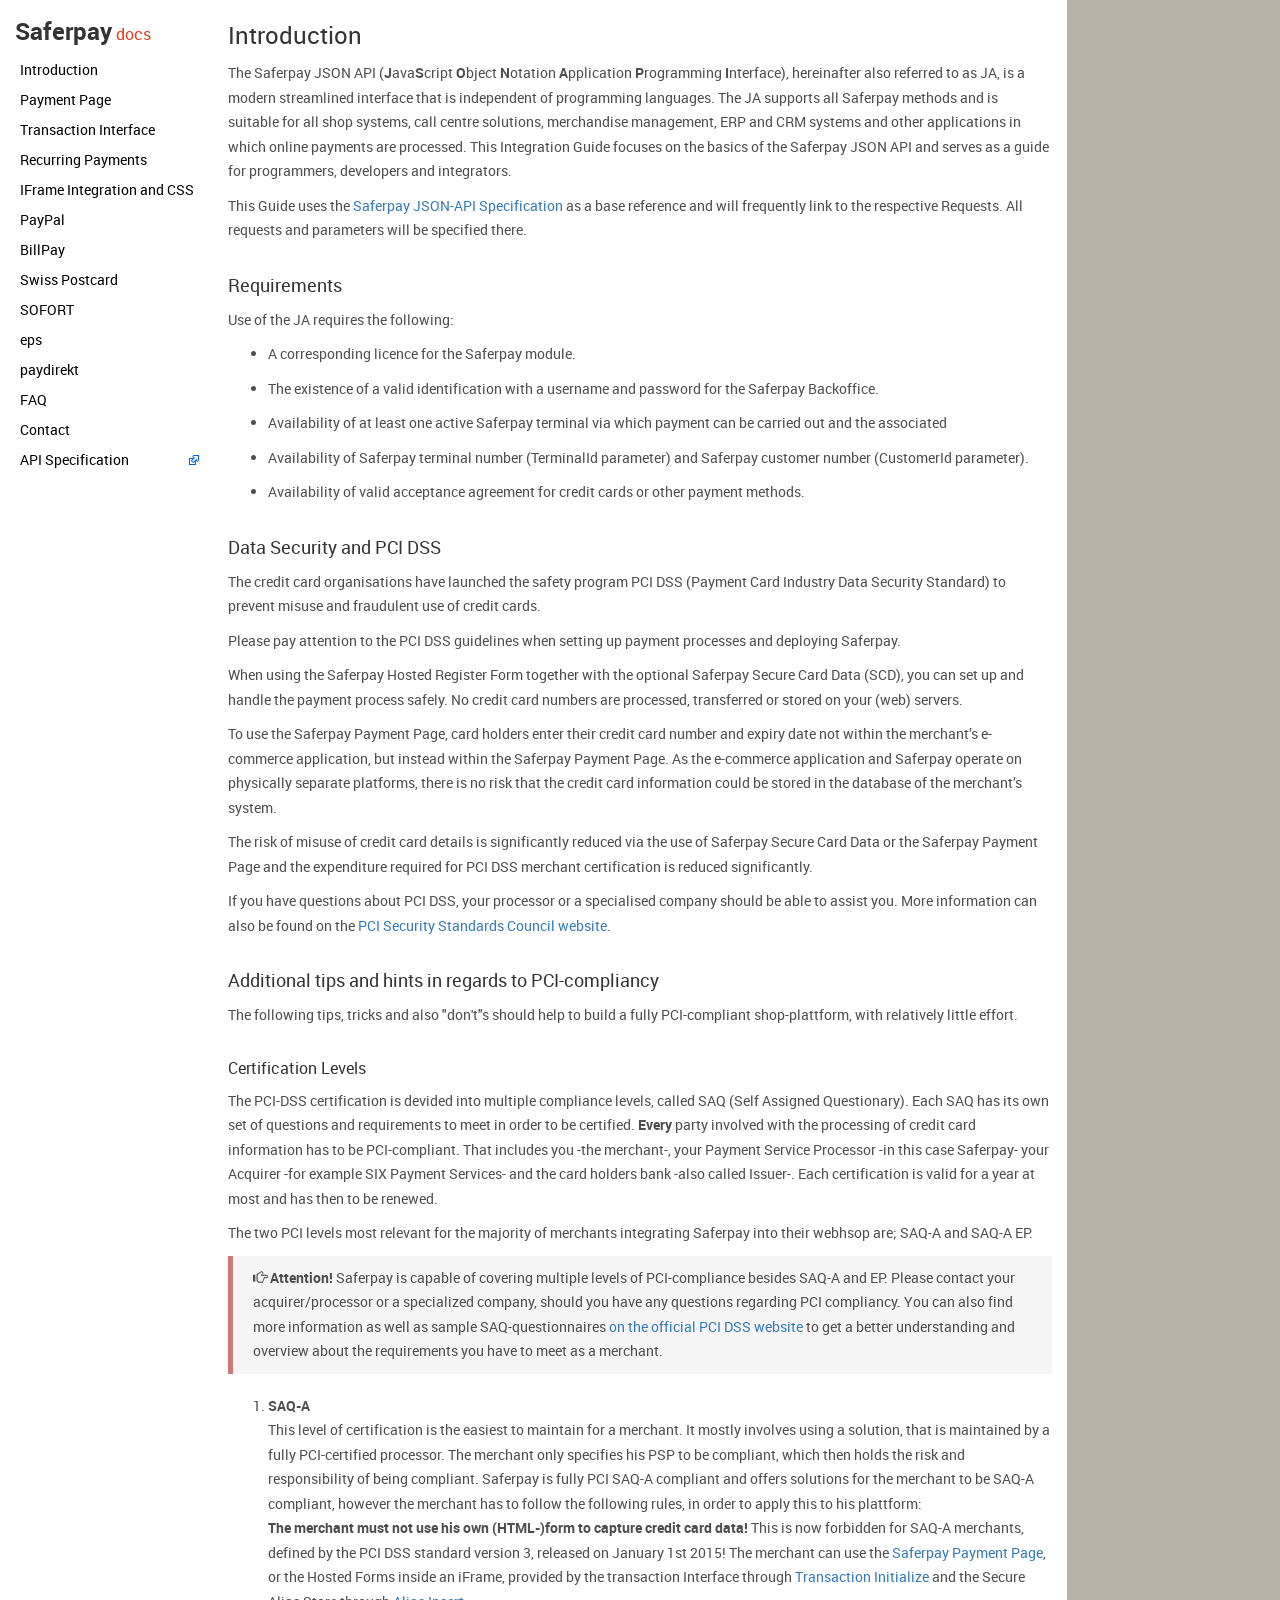
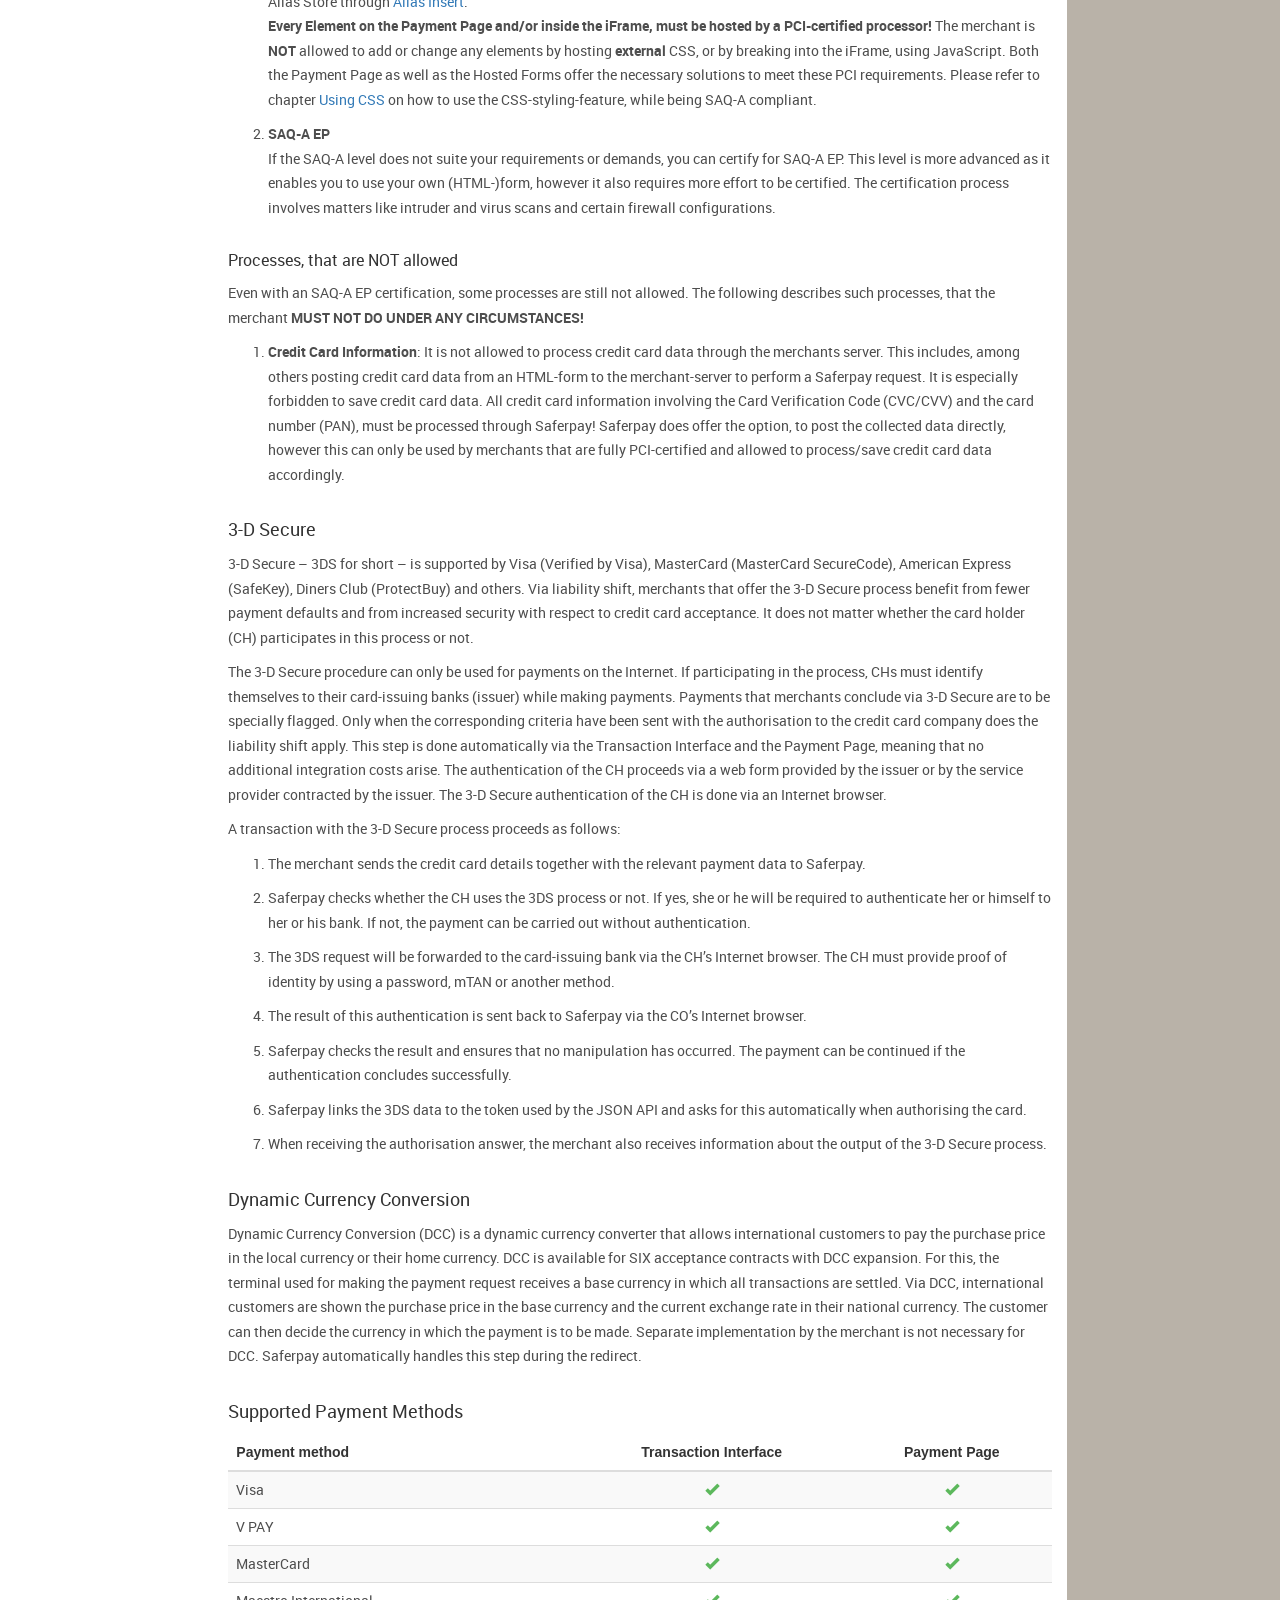
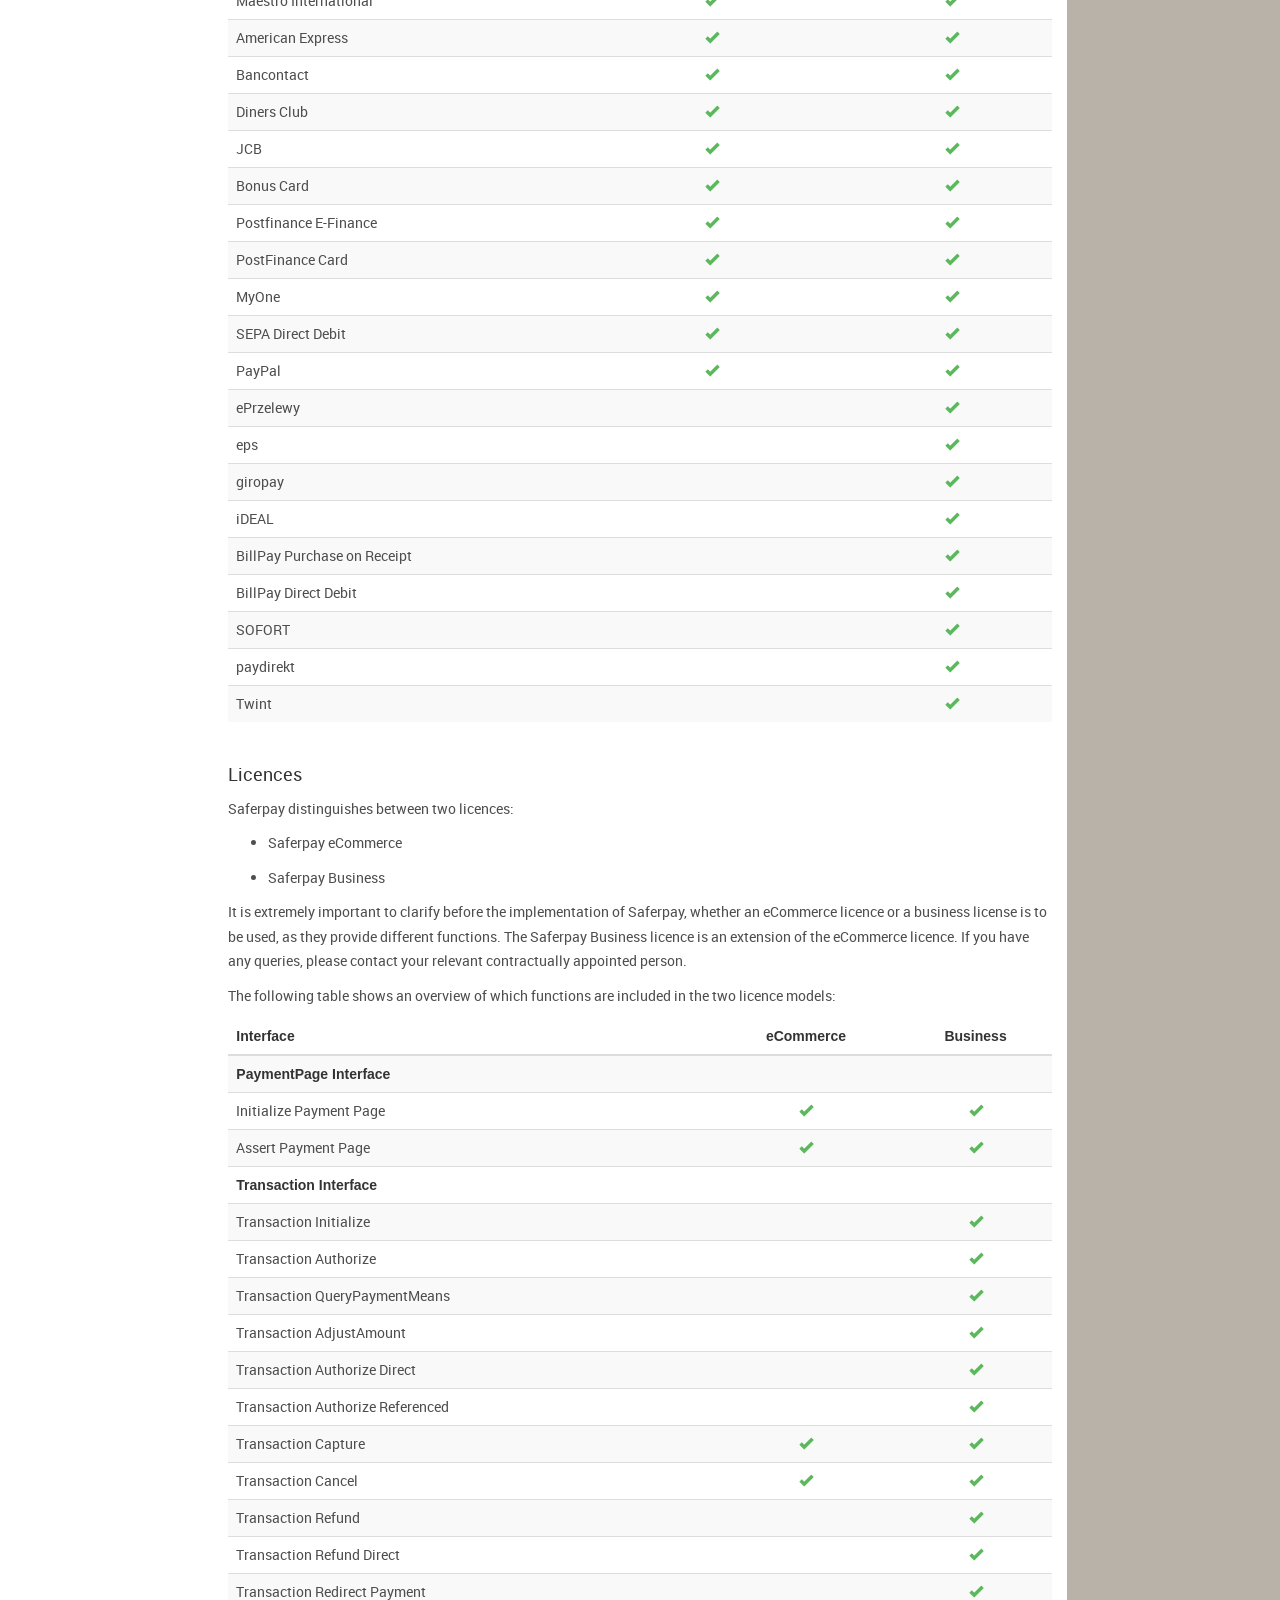
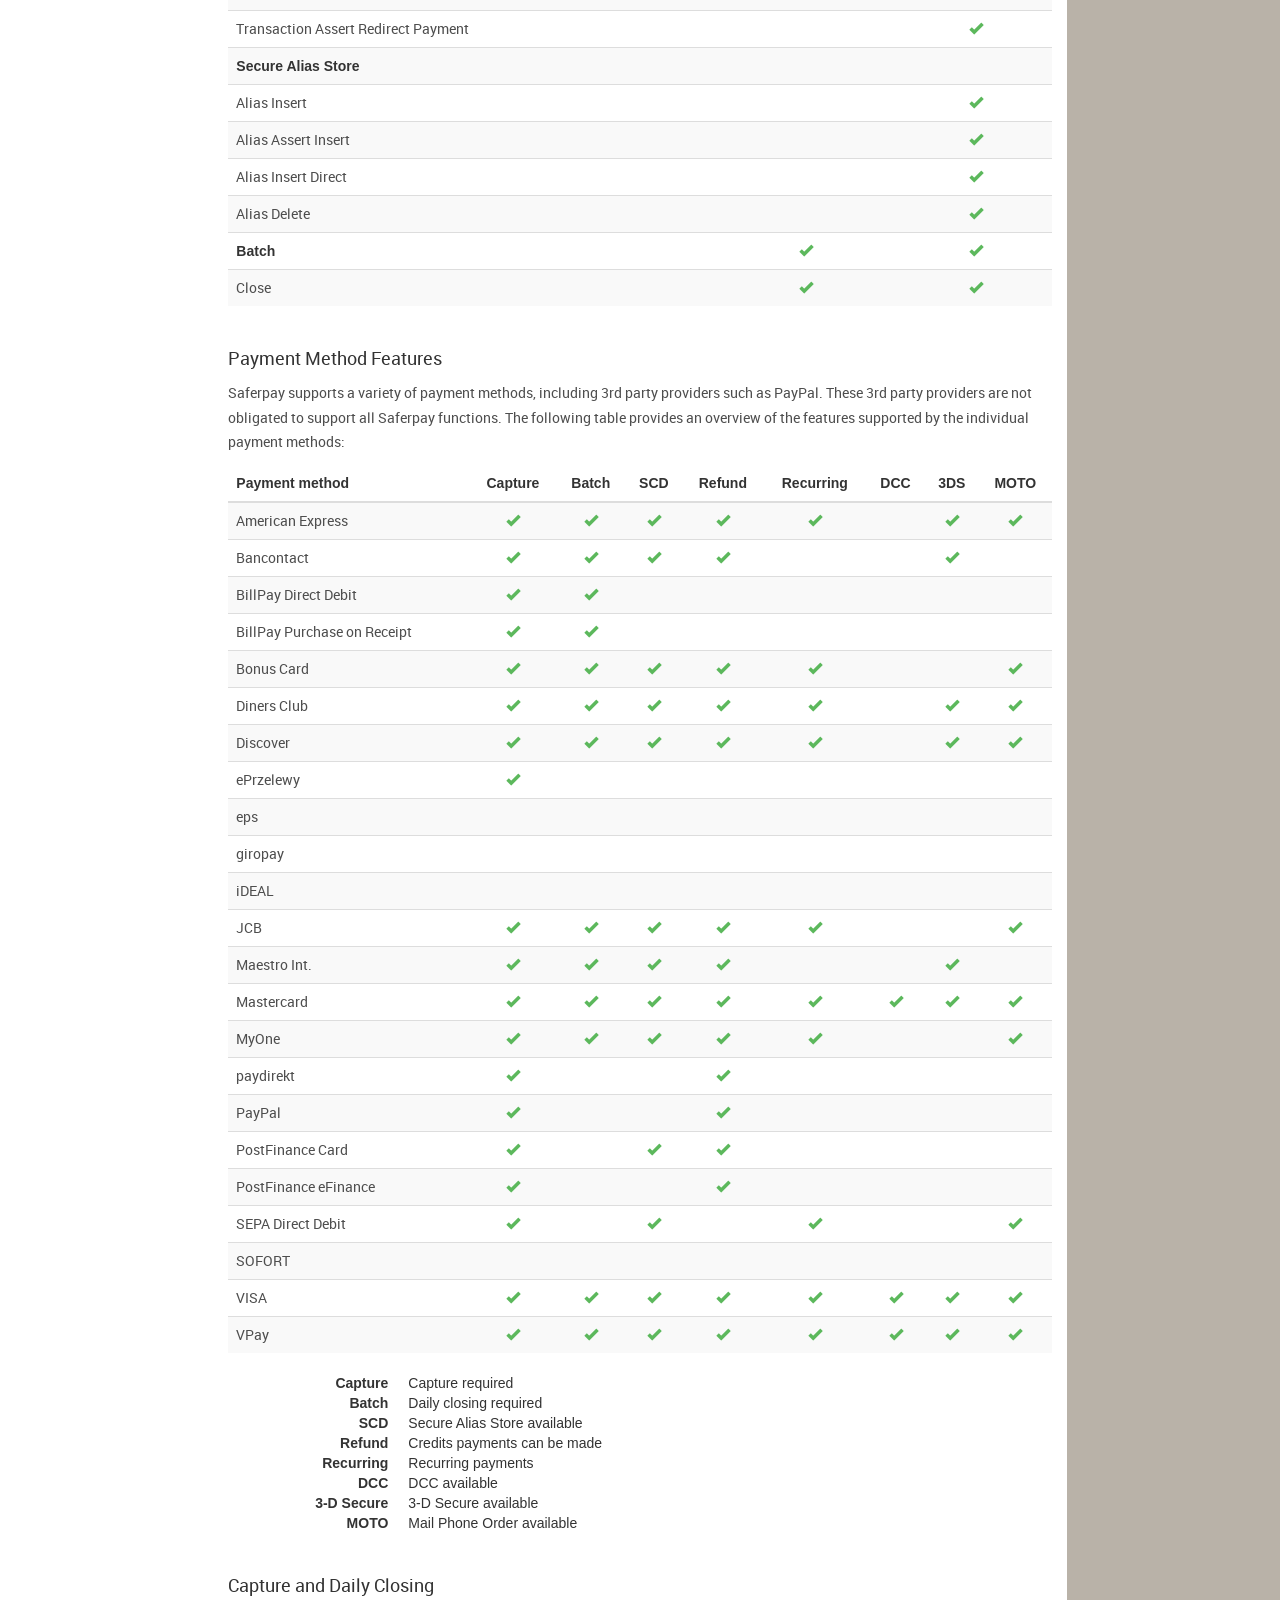
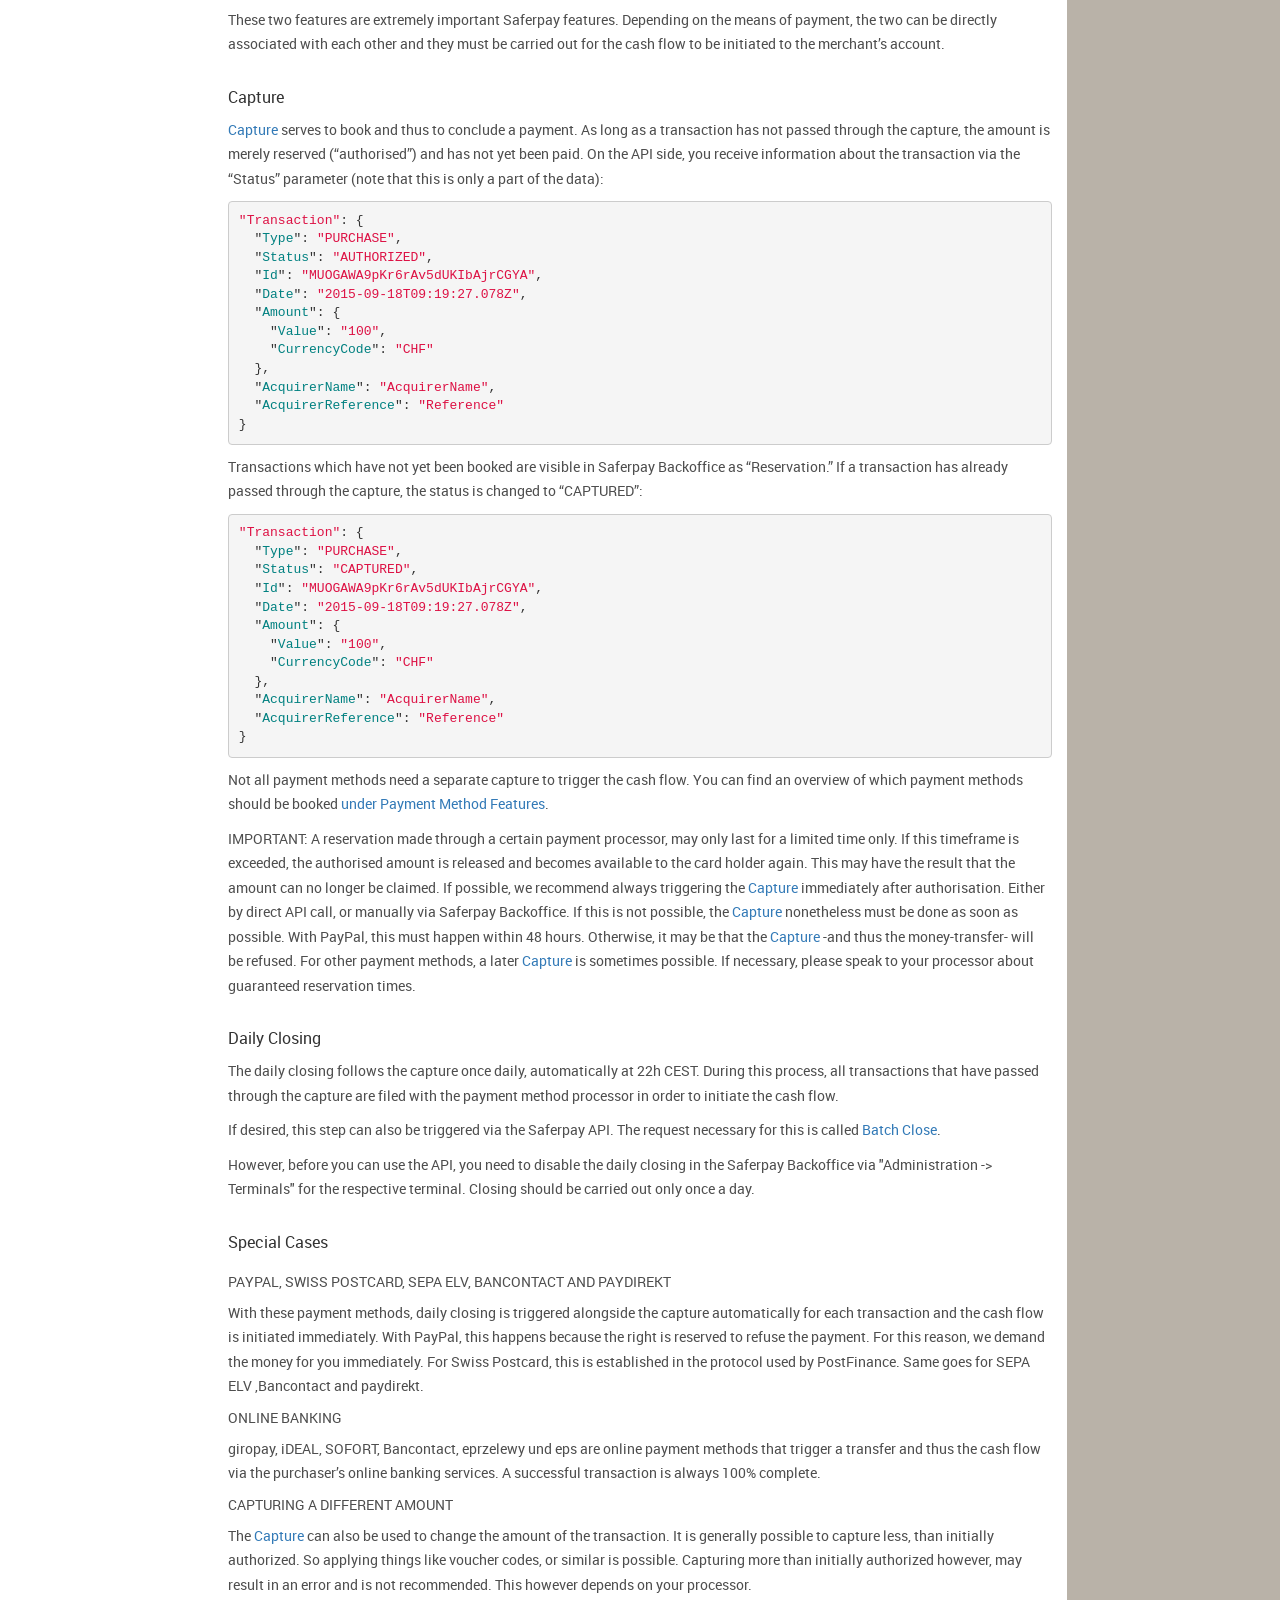
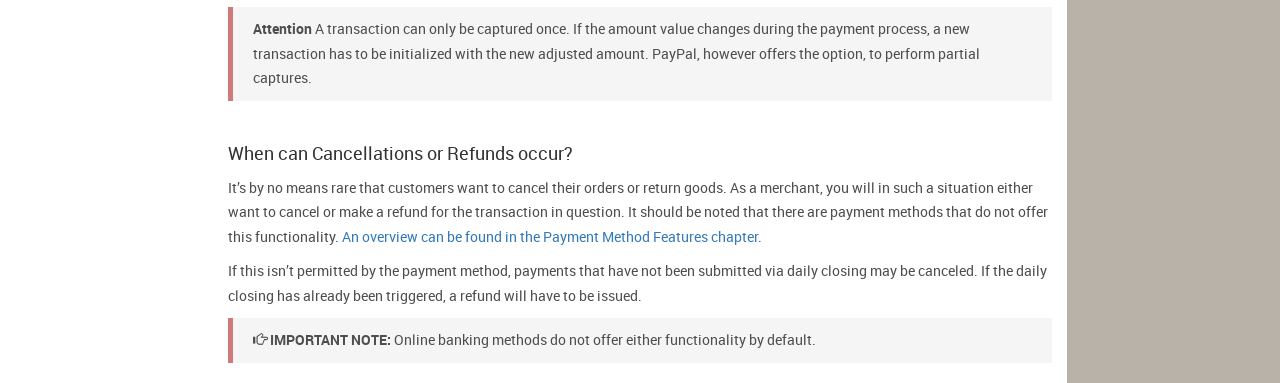
<file: index.html>
<!DOCTYPE html>
<html>
<head>
	<meta charset="utf-8">

	<link rel="stylesheet" href="assets/css/vendors.css" />
	<link rel="stylesheet" href="assets/css/helppage.css">

	<title>Saferpay documentation | docs</title>
</head>
<body data-spy="scroll" data-target="#navScrollspy">

	<div id="content" class="container-fluid">
		<div class="row">

			<nav class="col-lg-2 hidden-xs hidden-sm hidden-md" id="navScrollspy">
				<div data-spy="affix">
					<h3>
						<span style="font-size: x-large; font-weight: bold">Saferpay</span>
						<span class="text-primary">docs</span>
					</h3>

					<ul class="nav">
								<li class="active">
										<a href="index.html">Introduction</a>
											<ul class="nav">
													<li><a href="#intro-requirement">Requirements</a></li>
													<li><a href="#pci">Data Security and PCI DSS</a></li>
													<li><a href="#3ds">3-D Secure</a></li>
													<li><a href="#dcc">Dynamic Currency Conversion</a></li>
													<li><a href="#paymentmethods">Supported Payment Methods</a></li>
													<li><a href="#licenses">Licences</a></li>
													<li><a href="#pm-functions">Payment Method Features</a></li>
													<li><a href="#capture-batch">Capture and Daily Closing</a></li>
													<li><a href="#capture">Capture</a></li>
													<li><a href="#closing">Daily Closing</a></li>
													<li><a href="#special">Special Cases</a></li>
													<li><a href="#cancel-refund">Cancel or Refund</a></li>
											</ul>
								</li>
								<li>
										<a href="Integration_PP.html">Payment Page</a>
											<ul class="nav">
													<li><a href="#pp-initialize">PaymentPage Initialize</a></li>
													<li><a href="#pp-initialize-response">PaymentPage Initialize Response</a></li>
													<li><a href="#pp-transaction">Redirect and Transaction</a></li>
													<li><a href="#pp-retshop">Return to the Shop</a></li>
													<li><a href="#pp-assert">PaymentPage Assert</a></li>
													<li><a href="#pp-captcancel">Capture or Cancel</a></li>
											</ul>
								</li>
								<li>
										<a href="Integration_trx.html">Transaction Interface</a>
											<ul class="nav">
													<li><a href="#trx-cc">Credit Cards</a></li>
													<li><a href="#trx-ini">Transaction Initialize</a></li>
													<li><a href="#trx-3ds">3-D Secure and DCC</a></li>
													<li><a href="#trx-retshop">Return to the Shop</a></li>
													<li><a href="#trx-ta">Transaction Authorize</a></li>
													<li><a href="#trx-captcancel">Capture or Cancel</a></li>
													<li><a href="#trx-sepa">SEPA Direct Debit</a></li>
											</ul>
								</li>
								<li>
										<a href="recurring.html">Recurring Payments</a>
											<ul class="nav">
													<li><a href="#recurring-req">Requirements</a></li>
													<li><a href="#recurring-payment-methods">Supported Payment Methods</a></li>
													<li><a href="#recurring-referenced">Referenced  Transactions Method</a></li>
													<li><a href="#trx-ta">Automating the Recurring Payments</a></li>
											</ul>
								</li>
								<li>
										<a href="CssiFrame.html">IFrame Integration and CSS</a>
											<ul class="nav">
													<li><a href="#css-iframe">Iframe Integration</a></li>
													<li><a href="#css-pp">Payment Page</a></li>
													<li><a href="#css-trxini">Transaction Initialize</a></li>
													<li><a href="#css-aliasins">Alias Insert</a></li>
													<li><a href="#css-iframe_size">Size of the Iframe</a></li>
													<li><a href="#css-usecss">Using CSS</a></li>
													<li><a href="#css-element">CSS Elements</a></li>
													<li><a href="#css-selector">CSS Selectors</a></li>
													<li><a href="#css-info">Additional Info</a></li>
											</ul>
								</li>
								<li>
										<a href="PayPal.html">PayPal</a>
											<ul class="nav">
													<li><a href="#ppal-requirement">Requirements</a></li>
													<li><a href="#api-access">Grant API Approval for Saferpay</a></li>
													<li><a href="#merchant-protection">Seller Protection</a></li>
													<li><a href="#partial-capture">Partial Capture</a></li>
													<li><a href="#capture">Capture and the solvency of the customer</a></li>
											</ul>
								</li>
								<li>
										<a href="BillPay.html">BillPay</a>
											<ul class="nav">
													<li><a href="#bp-requirement">Requirements</a></li>
													<li><a href="#bp-approval-api">BillPay Certification via API</a></li>
													<li><a href="#bp-assert">Assert</a></li>
													<li><a href="#bp-capt">Capture</a></li>
													<li><a href="#bp-approval-bo">BillPay Certification via Saferpay Backoffice</a></li>
											</ul>
								</li>
								<li>
										<a href="PostFinance.html">Swiss Postcard</a>
											<ul class="nav">
													<li><a href="#pf-requirement">Requirements</a></li>
													<li><a href="#pf-alias">Storage in the Secure Card Data Store</a></li>
													<li><a href="#pf-regdial">Registration Dialogue</a></li>
											</ul>
								</li>
								<li>
										<a href="sofort.html">SOFORT</a>
											<ul class="nav">
													<li><a href="#sf-requirement">Requirements</a></li>
													<li><a href="#sf-newproject">Create a new project for SOFORT</a></li>
											</ul>
								</li>
								<li>
										<a href="eps.html">eps</a>
											<ul class="nav">
													<li><a href="#eps-requirement">Requirements</a></li>
													<li><a href="#eps-newproject">How toget an EPS acceptance agreement</a></li>
											</ul>
								</li>
								<li>
										<a href="paydirekt.html">paydirekt</a>
											<ul class="nav">
													<li><a href="#pd-requirement">Requirements</a></li>
													<li><a href="#pd-address">Handling of delivery address</a></li>
													<li><a href="#pd-pending">Display of pending status for bookings</a></li>
													<li><a href="#pd-note">Notification after change from pending to final status</a></li>
													<li><a href="#pd-query">Querying the transaction status</a></li>
													<li><a href="#pd-refund">Refunds</a></li>
											</ul>
								</li>
								<li>
										<a href="faq.html">FAQ</a>
								</li>
								<li>
										<a href="contact.html">Contact</a>
								</li>
								<li>
										<a href="http://saferpay.github.io/jsonapi/" target="_blank">API Specification</a>
								</li>

					</ul>
				</div>
			</nav>

			<span class="print-page-break"></span>

			<main class="col-lg-10 col-sm-12">

				<h3 class="hidden-lg">
					<span style="font-size: x-large; font-weight: bold">Saferpay</span>
					<span>docs</span>
				</h3>

				
<section><h1>Introduction</h1><div class="row"><div class="col-lg-6"><p>The Saferpay JSON API (<strong>J</strong>ava<strong>S</strong>cript <strong>O</strong>bject <strong>N</strong>otation <strong>A</strong>pplication <strong>P</strong>rogramming <strong>I</strong>nterface), hereinafter also referred to as JA, is a modern streamlined interface that is independent of programming languages. The JA supports all Saferpay methods and is suitable for all shop systems, call centre solutions, merchandise management, ERP and CRM systems and other applications in which online payments are processed. This Integration Guide focuses on the basics of the Saferpay JSON API and serves as a guide for programmers, developers and integrators.</p><p>This Guide uses the <a href="https://saferpay.github.io/jsonapi/">Saferpay JSON-API Specification</a> as a base reference and will frequently link to the respective Requests. All requests and parameters will be specified there.</p></div></div></section><section id="intro-requirement"><h2><a name="intro-requirement"></a> Requirements</h2><div class="row"><div class="col-lg-6"><p>Use of the JA requires the following:</p><ul>
<li>A corresponding licence for the Saferpay module.</li>
<li>The existence of a valid identification with a username and password for the Saferpay Backoffice.</li>
<li>Availability of at least one active Saferpay terminal via which payment can be carried out and the associated</li>
<li>Availability of Saferpay terminal number (TerminalId parameter) and Saferpay customer number (CustomerId parameter).</li>
<li>Availability of valid acceptance agreement for credit cards or other payment methods.</li>
</ul></div></div></section><section id="pci"><h2><a name="pci"></a>  Data Security and PCI DSS</h2><div class="row"><div class="col-lg-6"><p>The credit card organisations have launched the safety program PCI DSS (Payment Card Industry Data Security Standard) to prevent misuse and fraudulent use of credit cards.</p><p>Please pay attention to the PCI DSS guidelines when setting up payment processes and deploying Saferpay.</p><p>When using the Saferpay Hosted Register Form together with the optional Saferpay Secure Card Data (SCD), you can set up and handle the payment process safely. No credit card numbers are processed, transferred or stored on your (web) servers.</p><p>To use the Saferpay Payment Page, card holders enter their credit card number and expiry date not within the merchant&#8217;s e-commerce application, but instead within the Saferpay Payment Page. As the e-commerce application and Saferpay operate on physically separate platforms, there is no risk that the credit card information could be stored in the database of the merchant&#8217;s system.</p><p>The risk of misuse of credit card details is significantly reduced via the use of Saferpay Secure Card Data or the Saferpay Payment Page and the expenditure required for PCI DSS merchant certification is reduced significantly.</p><p>If you have questions about PCI DSS, your processor or a specialised company should be able to assist you. More information can also be found on the <a href="https://www.pcisecuritystandards.org/">PCI Security Standards Council website</a>.</p></div></div></section><section><h2>Additional tips and hints in regards to PCI-compliancy</h2><div class="row"><div class="col-lg-6"><p>The following tips, tricks and also &quot;don't&quot;s should help to build a fully PCI-compliant shop-plattform, with relatively little effort.</p></div></div></section><section><h3>Certification Levels</h3><div class="row"><div class="col-lg-6"><p>The PCI-DSS certification is devided into multiple compliance levels, called SAQ (Self Assigned Questionary). Each SAQ has its own set of questions and requirements to meet in order to be certified. <strong>Every</strong> party involved with the processing of credit card information has to be PCI-compliant. That includes you -the merchant-, your Payment Service Processor -in this case Saferpay- your Acquirer -for example SIX Payment Services- and the card holders bank -also called Issuer-. Each certification is valid for a year at most and has then to be renewed.</p><p>The two PCI levels most relevant for the majority of merchants integrating Saferpay into their webhsop are; SAQ-A and SAQ-A EP.</p><blockquote>
<p><i class="glyphicon glyphicon-hand-right"></i> <strong>Attention!</strong> Saferpay is capable of covering multiple levels of PCI-compliance besides SAQ-A and EP. Please contact your acquirer/processor or a specialized company, should you have any questions regarding PCI compliancy. You can also find more information as well as sample SAQ-questionnaires <a href="https://www.pcisecuritystandards.org/document_library?category=saqs#results">on the official PCI DSS website</a> to get a better understanding and overview about the requirements you have to meet as a merchant.</p>
</blockquote><ol>
<li><p><strong>SAQ-A</strong> <br> This level of certification is the easiest to maintain for a merchant. It mostly involves using a solution, that is maintained by a fully PCI-certified processor. The merchant only specifies his PSP to be compliant, which then holds the risk and responsibility of being compliant. Saferpay is fully PCI SAQ-A compliant and offers solutions for the merchant to be SAQ-A compliant, however the merchant has to follow the following rules, in order to apply this to his plattform: <br> <strong>The merchant must not use his own (HTML-)form to capture credit card data!</strong> This is now forbidden for SAQ-A merchants, defined by the PCI DSS standard version 3, released on January 1st 2015! The merchant can use the <a href="https://saferpay.github.io/jsonapi/index.html#ChapterPaymentPage">Saferpay Payment Page</a>, or the Hosted Forms inside an iFrame, provided by the transaction Interface through <a href="https://saferpay.github.io/jsonapi/index.html#Payment_v1_Transaction_Initialize">Transaction Initialize</a> and the Secure Alias Store through <a href="https://saferpay.github.io/jsonapi/index.html#Payment_v1_Alias_Insert">Alias Insert</a>. <br> <strong>Every Element on the Payment Page and/or inside the iFrame, must be hosted by a PCI-certified processor!</strong> The merchant is <strong>NOT</strong> allowed to add or change any elements by hosting <strong>external</strong> CSS, or by breaking into the iFrame, using JavaScript. Both the Payment Page as well as the Hosted Forms offer the necessary solutions to meet these PCI requirements. Please refer to chapter <a href>Using CSS</a> on how to use the CSS-styling-feature, while being SAQ-A compliant.</p>
</li>
<li><p><strong>SAQ-A EP</strong> <br> If the SAQ-A level does not suite your requirements or demands, you can certify for SAQ-A EP. This level is more advanced as it enables you to use your own (HTML-)form, however it also requires more effort to be certified. The certification process involves matters like intruder and virus scans and certain firewall configurations.</p>
</li>
</ol></div></div></section><section><h3>Processes, that are NOT allowed</h3><div class="row"><div class="col-lg-6"><p>Even with an SAQ-A EP certification, some processes are still not allowed. The following describes such processes, that the merchant <strong>MUST NOT DO UNDER ANY CIRCUMSTANCES!</strong></p><ol>
<li><strong>Credit Card Information</strong>: It is not allowed to process credit card data through the merchants server. This includes, among others posting credit card data from an HTML-form to the merchant-server to perform a Saferpay request. It is especially forbidden to save credit card data. All credit card information involving the Card Verification Code (CVC/CVV) and the card number (PAN), must be processed through Saferpay! Saferpay does offer the option, to post the collected data directly, however this can only be used by merchants that are fully PCI-certified and allowed to process/save credit card data accordingly.</li>
</ol></div></div></section><section id="3ds"><h2><a name="3ds"></a> 3-D Secure</h2><div class="row"><div class="col-lg-6"><p>3-D Secure &#8211; 3DS for short &#8211; is supported by Visa (Verified by Visa), MasterCard (MasterCard SecureCode), American Express (SafeKey), Diners Club (ProtectBuy) and others. Via liability shift, merchants that offer the 3-D Secure process benefit from fewer payment defaults and from increased security with respect to credit card acceptance. It does not matter whether the card holder (CH) participates in this process or not.</p><p>The 3-D Secure procedure can only be used for payments on the Internet. If participating in the process, CHs must identify themselves to their card-issuing banks (issuer) while making payments. Payments that merchants conclude via 3-D Secure are to be specially flagged. Only when the corresponding criteria have been sent with the authorisation to the credit card company does the liability shift apply. This step is done automatically via the Transaction Interface and the Payment Page, meaning that no additional integration costs arise. The authentication of the CH proceeds via a web form provided by the issuer or by the service provider contracted by the issuer. The 3-D Secure authentication of the CH is done via an Internet browser.</p><p>A transaction with the 3-D Secure process proceeds as follows:</p><ol>
<li>The merchant sends the credit card details together with the relevant payment data to Saferpay.</li>
<li>Saferpay checks whether the CH uses the 3DS process or not. If yes, she or he will be required to authenticate her or himself to her or his bank. If not, the payment can be carried out without authentication.</li>
<li>The 3DS request will be forwarded to the card-issuing bank via the CH&#8217;s Internet browser. The CH must provide proof of identity by using a password, mTAN or another method.</li>
<li>The result of this authentication is sent back to Saferpay via the CO&#8217;s Internet browser.</li>
<li>Saferpay checks the result and ensures that no manipulation has occurred. The payment can be continued if the authentication concludes successfully.</li>
<li>Saferpay links the 3DS data to the token used by the JSON API and asks for this automatically when authorising the card.</li>
<li>When receiving the authorisation answer, the merchant also receives information about the output of the 3-D Secure process.</li>
</ol></div></div></section><section id="dcc"><h2><a name="dcc"></a> Dynamic Currency Conversion</h2><div class="row"><div class="col-lg-6"><p>Dynamic Currency Conversion (DCC) is a dynamic currency converter that allows international customers to pay the purchase price in the local currency or their home currency. DCC is available for SIX acceptance contracts with DCC expansion. For this, the terminal used for making the payment request receives a base currency in which all transactions are settled. Via DCC, international customers are shown the purchase price in the base currency and the current exchange rate in their national currency. The customer can then decide the currency in which the payment is to be made. Separate implementation by the merchant is not necessary for DCC. Saferpay automatically handles this step during the redirect.</p></div></div></section><section id="paymentmethods"><h2><a name="paymentmethods"></a> Supported Payment Methods</h2><div class="row"><div class="col-lg-6"><table class="table table-striped table-hover">
  <thead>
    <tr>
      <th>Payment method</th>
      <th class="text-center">Transaction Interface</th>
      <th class="text-center">Payment Page</th>
    </tr>
  </thead>
  <tbody>
    <tr>
      <td>Visa</td>
      <td class="text-center"><span class="glyphicon glyphicon-ok" style="color: #5cb85c"></span></td>
      <td class="text-center"><span class="glyphicon glyphicon-ok" style="color: #5cb85c"></span></td>
    </tr>
    <tr>
      <td>V PAY</td>
      <td class="text-center"><span class="glyphicon glyphicon-ok" style="color: #5cb85c"></span></td>
      <td class="text-center"><span class="glyphicon glyphicon-ok" style="color: #5cb85c"></span></td>
    </tr>
    <tr>
      <td>MasterCard</td>
      <td class="text-center"><span class="glyphicon glyphicon-ok" style="color: #5cb85c"></span></td>
      <td class="text-center"><span class="glyphicon glyphicon-ok" style="color: #5cb85c"></span></td>
    </tr>
    <tr>
      <td>Maestro International</td>
      <td class="text-center"><span class="glyphicon glyphicon-ok" style="color: #5cb85c"></span></td>
      <td class="text-center"><span class="glyphicon glyphicon-ok" style="color: #5cb85c"></span></td>
    </tr>
    <tr>
      <td>American Express</td>
      <td class="text-center"><span class="glyphicon glyphicon-ok" style="color: #5cb85c"></span></td>
      <td class="text-center"><span class="glyphicon glyphicon-ok" style="color: #5cb85c"></span></td>
    </tr>
    <tr>
      <td>Bancontact</td>
      <td class="text-center"><span class="glyphicon glyphicon-ok" style="color: #5cb85c"></span></td>
      <td class="text-center"><span class="glyphicon glyphicon-ok" style="color: #5cb85c"></span></td>
    </tr>
    <tr>
      <td>Diners Club</td>
      <td class="text-center"><span class="glyphicon glyphicon-ok" style="color: #5cb85c"></span></td>
      <td class="text-center"><span class="glyphicon glyphicon-ok" style="color: #5cb85c"></span></td>
    </tr>
    <tr>
      <td>JCB</td>
      <td class="text-center"><span class="glyphicon glyphicon-ok" style="color: #5cb85c"></span></td>
      <td class="text-center"><span class="glyphicon glyphicon-ok" style="color: #5cb85c"></span></td>
    </tr>
    <tr>
      <td>Bonus Card</td>
      <td class="text-center"><span class="glyphicon glyphicon-ok" style="color: #5cb85c"></span></td>
      <td class="text-center"><span class="glyphicon glyphicon-ok" style="color: #5cb85c"></span></td>
    </tr>
    <tr>
      <td>Postfinance E-Finance</td>
      <td class="text-center"><span class="glyphicon glyphicon-ok" style="color: #5cb85c"></span></td>
      <td class="text-center"><span class="glyphicon glyphicon-ok" style="color: #5cb85c"></span></td>
    </tr>
    <tr>
      <td>PostFinance Card</td>
      <td class="text-center"><span class="glyphicon glyphicon-ok" style="color: #5cb85c"></span></td>
      <td class="text-center"><span class="glyphicon glyphicon-ok" style="color: #5cb85c"></span></td>
    </tr>
    <tr>
      <td>MyOne</td>
      <td class="text-center"><span class="glyphicon glyphicon-ok" style="color: #5cb85c"></span></td>
      <td class="text-center"><span class="glyphicon glyphicon-ok" style="color: #5cb85c"></span></td>
    </tr>
    <tr>
      <td>SEPA Direct Debit</td>
      <td class="text-center"><span class="glyphicon glyphicon-ok" style="color: #5cb85c"></span></td>
      <td class="text-center"><span class="glyphicon glyphicon-ok" style="color: #5cb85c"></span></td>
    </tr>
    <tr>
      <td>PayPal</td>
      <td class="text-center"><span class="glyphicon glyphicon-ok" style="color: #5cb85c"></span></td>
      <td class="text-center"><span class="glyphicon glyphicon-ok" style="color: #5cb85c"></span></td>
    </tr>
    <tr>
      <td>ePrzelewy</td>
      <td> </td>
      <td class="text-center"><span class="glyphicon glyphicon-ok" style="color: #5cb85c"></span></td>
    </tr>
    <tr>
      <td>eps</td>
      <td> </td>
      <td class="text-center"><span class="glyphicon glyphicon-ok" style="color: #5cb85c"></span></td>
    </tr>
    <tr>
      <td>giropay</td>
      <td> </td>
      <td class="text-center"><span class="glyphicon glyphicon-ok" style="color: #5cb85c"></span></td>
    </tr>
    <tr>
      <td>iDEAL</td>
      <td> </td>
      <td class="text-center"><span class="glyphicon glyphicon-ok" style="color: #5cb85c"></span></td>
    </tr>
    <tr>
      <td>BillPay Purchase on Receipt</td>
      <td> </td>
      <td class="text-center"><span class="glyphicon glyphicon-ok" style="color: #5cb85c"></span></td>
    </tr>
    <tr>
      <td>BillPay Direct Debit</td>
      <td> </td>
      <td class="text-center"><span class="glyphicon glyphicon-ok" style="color: #5cb85c"></span></td>
    </tr>
        <tr>
      <td>SOFORT</td>
      <td> </td>
      <td class="text-center"><span class="glyphicon glyphicon-ok" style="color: #5cb85c"></span></td>
    </tr>
    <tr>
      <td>paydirekt</td>
      <td> </td>
      <td class="text-center"><span class="glyphicon glyphicon-ok" style="color: #5cb85c"></span></td>
    </tr>
    <tr>
      <td>Twint</td>
      <td> </td>
      <td class="text-center"><span class="glyphicon glyphicon-ok" style="color: #5cb85c"></span></td>
    </tr>
  </tbody>
</table></div></div></section><section id="licenses"><h2><a name="licenses"></a> Licences</h2><div class="row"><div class="col-lg-6"><p>Saferpay distinguishes between two licences:</p><ul>
<li>Saferpay eCommerce</li>
<li>Saferpay Business</li>
</ul><p>It is extremely important to clarify before the implementation of Saferpay, whether an eCommerce licence or a business license is to be used, as they provide different functions. The Saferpay Business licence is an extension of the eCommerce licence. If you have any queries, please contact your relevant contractually appointed person.</p><p>The following table shows an overview of which functions are included in the two licence models:</p><table class="table table-striped table-hover">
  <thead>
    <tr>
      <th>Interface</th>
      <th class="text-center">eCommerce</th>
      <th class="text-center">Business</th>
    </tr>
  </thead>
  <tbody>
    <tr>
      <th><b>PaymentPage Interface</b></th>
      <th></th>
      <th></th>
    </tr>
    <tr>
      <td>Initialize Payment Page</td>
      <td class="text-center"><span class="glyphicon glyphicon-ok" style="color: #5cb85c"></span></td>
      <td class="text-center"><span class="glyphicon glyphicon-ok" style="color: #5cb85c"></span></td>
    </tr>
    <tr>
      <td>Assert Payment Page</td>
      <td class="text-center"><span class="glyphicon glyphicon-ok" style="color: #5cb85c"></span></td>
      <td class="text-center"><span class="glyphicon glyphicon-ok" style="color: #5cb85c"></span></td>
    </tr>
    <tr>
      <th><b>Transaction Interface</b></th>
      <th></th>
      <th></th>
    </tr>
    <tr>
      <td>Transaction Initialize</td>
      <td></td>
      <td class="text-center"><span class="glyphicon glyphicon-ok" style="color: #5cb85c"></span></td>
    </tr>
    <tr>
      <td>Transaction Authorize</td>
      <td></td>
      <td class="text-center"><span class="glyphicon glyphicon-ok" style="color: #5cb85c"></span></td>
    </tr>
    <tr>
      <td>Transaction QueryPaymentMeans</td>
      <td></td>
      <td class="text-center"><span class="glyphicon glyphicon-ok" style="color: #5cb85c"></span></td>
    </tr>
    <tr>
      <td>Transaction AdjustAmount</td>
      <td></td>
      <td class="text-center"><span class="glyphicon glyphicon-ok" style="color: #5cb85c"></span></td>
    </tr>
    <tr>
      <td>Transaction Authorize Direct</td>
      <td></td>
      <td class="text-center"><span class="glyphicon glyphicon-ok" style="color: #5cb85c"></span></td>
    </tr>
    <tr>
      <td>Transaction Authorize Referenced</td>
      <td></td>
      <td class="text-center"><span class="glyphicon glyphicon-ok" style="color: #5cb85c"></span></td>
    </tr>
    <tr>
      <td>Transaction Capture</td>
      <td class="text-center"><span class="glyphicon glyphicon-ok" style="color: #5cb85c"></span></td>
      <td class="text-center"><span class="glyphicon glyphicon-ok" style="color: #5cb85c"></span></td>
    </tr>
    <tr>
      <td>Transaction Cancel</td>
      <td class="text-center"><span class="glyphicon glyphicon-ok" style="color: #5cb85c"></span></td>
      <td class="text-center"><span class="glyphicon glyphicon-ok" style="color: #5cb85c"></span></td>
    </tr>
    <tr>
      <td>Transaction Refund</td>
      <td></td>
      <td class="text-center"><span class="glyphicon glyphicon-ok" style="color: #5cb85c"></span></td>
    </tr>
    <tr>
      <td>Transaction Refund Direct</td>
      <td></td>
      <td class="text-center"><span class="glyphicon glyphicon-ok" style="color: #5cb85c"></span></td>
    </tr>
    <tr>
      <td>Transaction Redirect Payment</td>
      <td></td>
      <td class="text-center"><span class="glyphicon glyphicon-ok" style="color: #5cb85c"></span></td>
    </tr>
    <tr>
      <td>Transaction Assert Redirect Payment</td>
      <td></td>
      <td class="text-center"><span class="glyphicon glyphicon-ok" style="color: #5cb85c"></span></td>
    </tr>
    <tr>
      <th><b>Secure Alias Store</b></th>
      <th></th>
      <th></th>
    </tr>
    <tr>
      <td>Alias Insert</td>
      <td></td>
      <td class="text-center"><span class="glyphicon glyphicon-ok" style="color: #5cb85c"></span></td>
    </tr>
    <tr>
      <td>Alias Assert Insert</td>
      <td></td>
      <td class="text-center"><span class="glyphicon glyphicon-ok" style="color: #5cb85c"></span></td>
    </tr>
    <tr>
      <td>Alias Insert Direct</td>
      <td></td>
      <td class="text-center"><span class="glyphicon glyphicon-ok" style="color: #5cb85c"></span></td>
    </tr>
    <tr>
      <td>Alias Delete</td>
      <td></td>
      <td class="text-center"><span class="glyphicon glyphicon-ok" style="color: #5cb85c"></span></td>
    </tr>
    <tr>
      <th><b>Batch</b></th>
      <th class="text-center"><span class="glyphicon glyphicon-ok" style="color: #5cb85c"></span></th>
      <th class="text-center"><span class="glyphicon glyphicon-ok" style="color: #5cb85c"></span></th>
    </tr>
    <tr>
      <td>Close</td>
      <td class="text-center"><span class="glyphicon glyphicon-ok" style="color: #5cb85c"></span></td>
      <td class="text-center"><span class="glyphicon glyphicon-ok" style="color: #5cb85c"></span></td>
    </tr>
  </tbody>
</table></div></div></section><section id="pm-functions"><h2><a name="pm-functions"></a> Payment Method Features</h2><div class="row"><div class="col-lg-6"><p>Saferpay supports a variety of payment methods, including 3rd party providers such as PayPal. These 3rd party providers are not obligated to support all Saferpay functions. The following table provides an overview of the features supported by the individual payment methods:</p><p></p><table class="table table-striped table-hover">
  <thead>
    <tr>
      <th>Payment method</th>
      <th class="text-center">Capture</th>
      <th class="text-center">Batch</th>
      <th class="text-center">SCD</th>
      <th class="text-center">Refund</th>
      <th class="text-center">Recurring</th>
      <th class="text-center">DCC</th>
      <th class="text-center">3DS</th>
      <th class="text-center">MOTO</th>
    </tr>
  </thead>
  <tbody>
      <tr>
      <td>American Express</td>
      <td class="text-center"><span class="glyphicon glyphicon-ok" style="color: #5cb85c"></span></td>
      <td class="text-center"><span class="glyphicon glyphicon-ok" style="color: #5cb85c"></span></td>
      <td class="text-center"><span class="glyphicon glyphicon-ok" style="color: #5cb85c"></span></td>
      <td class="text-center"><span class="glyphicon glyphicon-ok" style="color: #5cb85c"></span></td>
      <td class="text-center"><span class="glyphicon glyphicon-ok" style="color: #5cb85c"></span></td>
      <td> </td>
      <td class="text-center"><span class="glyphicon glyphicon-ok" style="color: #5cb85c"></span></td>
      <td class="text-center"><span class="glyphicon glyphicon-ok" style="color: #5cb85c"></span></td>
    </tr>
    <tr>
      <td>Bancontact</td>
      <td class="text-center"><span class="glyphicon glyphicon-ok" style="color: #5cb85c"></span></td>
      <td class="text-center"><span class="glyphicon glyphicon-ok" style="color: #5cb85c"></span></td>
      <td class="text-center"><span class="glyphicon glyphicon-ok" style="color: #5cb85c"></span></td>
      <td class="text-center"><span class="glyphicon glyphicon-ok" style="color: #5cb85c"></span></td>
      <td> </td>
      <td> </td>
      <td class="text-center"><span class="glyphicon glyphicon-ok" style="color: #5cb85c"></span></td>
      <td> </td>
    </tr>   
    <tr>
      <td>BillPay Direct Debit</td>
      <td class="text-center"><span class="glyphicon glyphicon-ok" style="color: #5cb85c"></span></td>
      <td class="text-center"><span class="glyphicon glyphicon-ok" style="color: #5cb85c"></span></td>
      <td> </td>
      <td> </td>
      <td> </td>
      <td> </td>
      <td> </td>
      <td> </td>
    </tr>
    <tr>
      <td>BillPay Purchase on Receipt</td>
      <td class="text-center"><span class="glyphicon glyphicon-ok" style="color: #5cb85c"></span></td>
      <td class="text-center"><span class="glyphicon glyphicon-ok" style="color: #5cb85c"></span></td>
      <td> </td>
      <td> </td>
      <td> </td>
      <td> </td>
      <td> </td>
      <td> </td>
    </tr>
    <tr>
      <td>Bonus Card</td>
      <td class="text-center"><span class="glyphicon glyphicon-ok" style="color: #5cb85c"></span></td>
      <td class="text-center"><span class="glyphicon glyphicon-ok" style="color: #5cb85c"></span></td>
      <td class="text-center"><span class="glyphicon glyphicon-ok" style="color: #5cb85c"></span></td>
      <td class="text-center"><span class="glyphicon glyphicon-ok" style="color: #5cb85c"></span></td>
      <td class="text-center"><span class="glyphicon glyphicon-ok" style="color: #5cb85c"></span></td>
      <td> </td>
      <td> </td>
      <td class="text-center"><span class="glyphicon glyphicon-ok" style="color: #5cb85c"></span></td>
    </tr>
    <tr>
      <td>Diners Club</td>
      <td class="text-center"><span class="glyphicon glyphicon-ok" style="color: #5cb85c"></span></td>
      <td class="text-center"><span class="glyphicon glyphicon-ok" style="color: #5cb85c"></span></td>
      <td class="text-center"><span class="glyphicon glyphicon-ok" style="color: #5cb85c"></span></td>
      <td class="text-center"><span class="glyphicon glyphicon-ok" style="color: #5cb85c"></span></td>
      <td class="text-center"><span class="glyphicon glyphicon-ok" style="color: #5cb85c"></span></td>
      <td> </td>
      <td class="text-center"><span class="glyphicon glyphicon-ok" style="color: #5cb85c"></span></td>
      <td class="text-center"><span class="glyphicon glyphicon-ok" style="color: #5cb85c"></span></td>
    </tr>
        <tr>
      <td>Discover</td>
      <td class="text-center"><span class="glyphicon glyphicon-ok" style="color: #5cb85c"></span></td>
      <td class="text-center"><span class="glyphicon glyphicon-ok" style="color: #5cb85c"></span></td>
      <td class="text-center"><span class="glyphicon glyphicon-ok" style="color: #5cb85c"></span></td>
      <td class="text-center"><span class="glyphicon glyphicon-ok" style="color: #5cb85c"></span></td>
      <td class="text-center"><span class="glyphicon glyphicon-ok" style="color: #5cb85c"></span></td>
      <td> </td>
      <td class="text-center"><span class="glyphicon glyphicon-ok" style="color: #5cb85c"></span></td>
      <td class="text-center"><span class="glyphicon glyphicon-ok" style="color: #5cb85c"></span></td>
    </tr>
    <tr>
      <td>ePrzelewy</td>
      <td class="text-center"><span class="glyphicon glyphicon-ok" style="color: #5cb85c"></span></td>
      <td> </td>
      <td> </td>
      <td> </td>
      <td> </td>
      <td> </td>
      <td> </td>
      <td> </td>
    </tr>
    <tr>
      <td>eps</td>
      <td> </td>
      <td> </td>
      <td> </td>
      <td> </td>
      <td> </td>
      <td> </td>
      <td> </td>
      <td> </td>
    </tr>
    <tr>
      <td>giropay</td>
      <td> </td>
      <td> </td>
      <td> </td>
      <td> </td>
      <td> </td>
      <td> </td>
      <td> </td>
      <td> </td>
    </tr>
    <tr>
      <td>iDEAL</td>
      <td> </td>
      <td> </td>
      <td> </td>
      <td> </td>
      <td> </td>
      <td> </td>
      <td> </td>
      <td> </td>
    </tr>  
    <tr>
      <td>JCB</td>
      <td class="text-center"><span class="glyphicon glyphicon-ok" style="color: #5cb85c"></span></td>
      <td class="text-center"><span class="glyphicon glyphicon-ok" style="color: #5cb85c"></span></td>
      <td class="text-center"><span class="glyphicon glyphicon-ok" style="color: #5cb85c"></span></td>
      <td class="text-center"><span class="glyphicon glyphicon-ok" style="color: #5cb85c"></span></td>
      <td class="text-center"><span class="glyphicon glyphicon-ok" style="color: #5cb85c"></span></td>
      <td> </td>
      <td> </td>
      <td class="text-center"><span class="glyphicon glyphicon-ok" style="color: #5cb85c"></span></td>
    </tr>
    <tr>
      <td>Maestro Int.</td>
      <td class="text-center"><span class="glyphicon glyphicon-ok" style="color: #5cb85c"></span></td>
      <td class="text-center"><span class="glyphicon glyphicon-ok" style="color: #5cb85c"></span></td>
      <td class="text-center"><span class="glyphicon glyphicon-ok" style="color: #5cb85c"></span></td>
      <td class="text-center"><span class="glyphicon glyphicon-ok" style="color: #5cb85c"></span></td>
      <td> </td>
      <td> </td>
      <td class="text-center"><span class="glyphicon glyphicon-ok" style="color: #5cb85c"></span></td>
      <td> </td>
    </tr>    
    <tr>
      <td>Mastercard</td>
      <td class="text-center"><span class="glyphicon glyphicon-ok" style="color: #5cb85c"></span></td>
      <td class="text-center"><span class="glyphicon glyphicon-ok" style="color: #5cb85c"></span></td>
      <td class="text-center"><span class="glyphicon glyphicon-ok" style="color: #5cb85c"></span></td>
      <td class="text-center"><span class="glyphicon glyphicon-ok" style="color: #5cb85c"></span></td>
      <td class="text-center"><span class="glyphicon glyphicon-ok" style="color: #5cb85c"></span></td>
      <td class="text-center"><span class="glyphicon glyphicon-ok" style="color: #5cb85c"></span></td>
      <td class="text-center"><span class="glyphicon glyphicon-ok" style="color: #5cb85c"></span></td>
      <td class="text-center"><span class="glyphicon glyphicon-ok" style="color: #5cb85c"></span></td>
    </tr>
    <tr>
      <td>MyOne</td>
      <td class="text-center"><span class="glyphicon glyphicon-ok" style="color: #5cb85c"></span></td>
      <td class="text-center"><span class="glyphicon glyphicon-ok" style="color: #5cb85c"></span></td>
      <td class="text-center"><span class="glyphicon glyphicon-ok" style="color: #5cb85c"></span></td>
      <td class="text-center"><span class="glyphicon glyphicon-ok" style="color: #5cb85c"></span></td>
      <td class="text-center"><span class="glyphicon glyphicon-ok" style="color: #5cb85c"></span></td>
      <td> </td>
      <td> </td>
      <td class="text-center"><span class="glyphicon glyphicon-ok" style="color: #5cb85c"></span></td>
    </tr>
    <tr>
      <td>paydirekt</td>
      <td class="text-center"><span class="glyphicon glyphicon-ok" style="color: #5cb85c"></span></td>
      <td> </td>
      <td> </td>
      <td class="text-center"><span class="glyphicon glyphicon-ok" style="color: #5cb85c"></span></td>
      <td> </td>
      <td> </td>
      <td> </td>
      <td> </td>
    </tr>
    <tr>
      <td>PayPal</td>
      <td class="text-center"><span class="glyphicon glyphicon-ok" style="color: #5cb85c"></span></td>
      <td> </td>
      <td> </td>
      <td class="text-center"><span class="glyphicon glyphicon-ok" style="color: #5cb85c"></span></td>
      <td> </td>
      <td> </td>
      <td> </td>
      <td> </td>
    </tr>
    <tr>
      <td>PostFinance Card</td>
      <td class="text-center"><span class="glyphicon glyphicon-ok" style="color: #5cb85c"></span></td>
      <td> </td>
      <td class="text-center"><span class="glyphicon glyphicon-ok" style="color: #5cb85c"></span></td>
      <td class="text-center"><span class="glyphicon glyphicon-ok" style="color: #5cb85c"></span></td>
      <td> </td>
      <td> </td>
      <td> </td>
      <td> </td>
    </tr>
    <tr>
      <td>PostFinance eFinance</td>
      <td class="text-center"><span class="glyphicon glyphicon-ok" style="color: #5cb85c"></span></td>
      <td> </td>
      <td> </td>
      <td class="text-center"><span class="glyphicon glyphicon-ok" style="color: #5cb85c"></span></td>
      <td> </td>
      <td> </td>
      <td> </td>
      <td> </td>
    </tr>
    <tr>
      <td>SEPA Direct Debit</td>
      <td class="text-center"><span class="glyphicon glyphicon-ok" style="color: #5cb85c"></span></td>
      <td> </td>
      <td class="text-center"><span class="glyphicon glyphicon-ok" style="color: #5cb85c"></span></td>
      <td> </td>
      <td class="text-center"><span class="glyphicon glyphicon-ok" style="color: #5cb85c"></span></td>
      <td> </td>
      <td> </td>
      <td class="text-center"><span class="glyphicon glyphicon-ok" style="color: #5cb85c"></span></td>
    </tr>
    <tr>
      <td>SOFORT</td>
      <td> </td>
      <td> </td>
      <td> </td>
      <td> </td>
      <td> </td>
      <td> </td>
      <td> </td>
      <td> </td>
    </tr>
    <tr>
      <td>VISA</td>
      <td class="text-center"><span class="glyphicon glyphicon-ok" style="color: #5cb85c"></span></td>
      <td class="text-center"><span class="glyphicon glyphicon-ok" style="color: #5cb85c"></span></td>
      <td class="text-center"><span class="glyphicon glyphicon-ok" style="color: #5cb85c"></span></td>
      <td class="text-center"><span class="glyphicon glyphicon-ok" style="color: #5cb85c"></span></td>
      <td class="text-center"><span class="glyphicon glyphicon-ok" style="color: #5cb85c"></span></td>
      <td class="text-center"><span class="glyphicon glyphicon-ok" style="color: #5cb85c"></span></td>
      <td class="text-center"><span class="glyphicon glyphicon-ok" style="color: #5cb85c"></span></td>
      <td class="text-center"><span class="glyphicon glyphicon-ok" style="color: #5cb85c"></span></td>
    </tr>
        <tr>
      <td>VPay</td>
      <td class="text-center"><span class="glyphicon glyphicon-ok" style="color: #5cb85c"></span></td>
      <td class="text-center"><span class="glyphicon glyphicon-ok" style="color: #5cb85c"></span></td>
      <td class="text-center"><span class="glyphicon glyphicon-ok" style="color: #5cb85c"></span></td>
      <td class="text-center"><span class="glyphicon glyphicon-ok" style="color: #5cb85c"></span></td>
      <td class="text-center"><span class="glyphicon glyphicon-ok" style="color: #5cb85c"></span></td>
      <td class="text-center"><span class="glyphicon glyphicon-ok" style="color: #5cb85c"></span></td>
      <td class="text-center"><span class="glyphicon glyphicon-ok" style="color: #5cb85c"></span></td>
      <td class="text-center"><span class="glyphicon glyphicon-ok" style="color: #5cb85c"></span></td>
    </tr>    
  </tbody>
</table><dl class="dl-horizontal">
  <dt>Capture</dt>
  <dd>Capture required</dd>
  <dt>Batch</dt>
  <dd>Daily closing required</dd>
  <dt>SCD</dt>
  <dd>Secure Alias Store available</dd>
  <dt>Refund</dt>
  <dd>Credits payments can be made</dd>
  <dt>Recurring</dt>
  <dd>Recurring payments</dd>
  <dt>DCC</dt>
  <dd>DCC available</dd>
  <dt>3-D Secure</dt>
  <dd>3-D Secure available</dd>
  <dt>MOTO</dt>
  <dd>Mail Phone Order available</dd>
</dl></div></div></section><section id="capture-batch"><h2><a name="capture-batch"></a> Capture and Daily Closing</h2><div class="row"><div class="col-lg-6"><p>These two features are extremely important Saferpay features. Depending on the means of payment, the two can be directly associated with each other and they must be carried out for the cash flow to be initiated to the merchant&#8217;s account.</p></div></div></section><section id="capture"><h3><a name="capture"></a>Capture</h3><div class="row"><div class="col-lg-6"><p><a href="https://saferpay.github.io/jsonapi/#Payment_v1_Transaction_Capture">Capture</a> serves to book and thus to conclude a payment. As long as a transaction has not passed through the capture, the amount is merely reserved (&#8220;authorised&#8221;) and has not yet been paid. On the API side, you receive information about the transaction via the &#8220;Status&#8221; parameter (note that this is only a part of the data):</p><pre><code class="language-json">&quot;Transaction&quot;: {
  &quot;Type&quot;: &quot;PURCHASE&quot;,
  &quot;Status&quot;: &quot;AUTHORIZED&quot;,
  &quot;Id&quot;: &quot;MUOGAWA9pKr6rAv5dUKIbAjrCGYA&quot;,
  &quot;Date&quot;: &quot;2015-09-18T09:19:27.078Z&quot;,
  &quot;Amount&quot;: {
    &quot;Value&quot;: &quot;100&quot;,
    &quot;CurrencyCode&quot;: &quot;CHF&quot;
  },
  &quot;AcquirerName&quot;: &quot;AcquirerName&quot;,
  &quot;AcquirerReference&quot;: &quot;Reference&quot;
}
</code></pre><p>Transactions which have not yet been booked are visible in Saferpay Backoffice as &#8220;Reservation.&#8221; If a transaction has already passed through the capture, the status is changed to &#8220;CAPTURED&#8221;:</p><pre><code class="language-json">&quot;Transaction&quot;: {
  &quot;Type&quot;: &quot;PURCHASE&quot;,
  &quot;Status&quot;: &quot;CAPTURED&quot;,
  &quot;Id&quot;: &quot;MUOGAWA9pKr6rAv5dUKIbAjrCGYA&quot;,
  &quot;Date&quot;: &quot;2015-09-18T09:19:27.078Z&quot;,
  &quot;Amount&quot;: {
    &quot;Value&quot;: &quot;100&quot;,
    &quot;CurrencyCode&quot;: &quot;CHF&quot;
  },
  &quot;AcquirerName&quot;: &quot;AcquirerName&quot;,
  &quot;AcquirerReference&quot;: &quot;Reference&quot;
}
</code></pre><p>Not all payment methods need a separate capture to trigger the cash flow. You can find an overview of which payment methods should be booked <a href="https://saferpay.github.io/sndbx/index.html#pm-functions">under Payment Method Features</a>.</p><p>IMPORTANT: A reservation made through a certain payment processor, may only last for a limited time only. If this timeframe is exceeded, the authorised amount is released and
becomes available to the card holder again. This may have the result that the amount can no longer be claimed. If possible, we recommend always triggering the <a href="https://saferpay.github.io/jsonapi/#Payment_v1_Transaction_Capture">Capture</a> immediately after authorisation. Either by direct API call, or manually via Saferpay Backoffice. If this is not possible, the <a href="https://saferpay.github.io/jsonapi/#Payment_v1_Transaction_Capture">Capture</a> nonetheless must be done as soon as possible. With PayPal, this must happen within 48 hours.
Otherwise, it may be that the <a href="https://saferpay.github.io/jsonapi/#Payment_v1_Transaction_Capture">Capture</a> -and thus the money-transfer- will be refused. For other payment methods, a later <a href="https://saferpay.github.io/jsonapi/#Payment_v1_Transaction_Capture">Capture</a> is sometimes possible. If necessary, please speak to your processor about guaranteed reservation times.</p></div></div></section><section id="closing"><h3><a name="closing"></a>Daily Closing</h3><div class="row"><div class="col-lg-6"><p>The daily closing follows the capture once daily, automatically at 22h CEST. During this process, all transactions that have passed through the capture are filed with the payment method processor in order to initiate the cash flow.</p><p>If desired, this step can also be triggered via the Saferpay API. The request necessary for this is called <a href="http://saferpay.github.io/jsonapi/index.html#ChapterBatch">Batch Close</a>.</p><p>However, before you can use the API, you need to disable the daily closing in the Saferpay
Backoffice via &quot;Administration -&gt; Terminals&quot; for the respective terminal. Closing should be carried out only once a day.</p></div></div></section><section id="special"><h3><a name="special"></a>Special Cases</h3><div class="row"><div class="col-lg-6"><h4>PAYPAL, SWISS POSTCARD, SEPA ELV, BANCONTACT and paydirekt</h4><p>With these payment methods, daily closing is triggered alongside the capture automatically for each transaction and the cash flow is initiated immediately. With PayPal, this happens because the right is reserved to refuse the payment. For this reason, we demand the money for you immediately. For Swiss Postcard, this is established in the protocol used by PostFinance. Same goes for SEPA ELV ,Bancontact and paydirekt.</p><h4>Online Banking</h4><p>giropay, iDEAL, SOFORT, Bancontact, eprzelewy und eps are online payment methods that trigger a transfer and thus the cash flow via the purchaser&#8217;s online banking services. A successful transaction is always 100% complete.</p><h4>Capturing a different amount</h4><p>The <a href="https://saferpay.github.io/jsonapi/#Payment_v1_Transaction_Capture">Capture</a> can also be used to change the amount of the transaction. It is generally possible to capture less, than initially authorized. So applying things like voucher codes, or similar is possible.
Capturing more than initially authorized however, may result in an error and is not recommended. This however depends on your processor.</p><blockquote>
<p><strong>Attention</strong> A transaction can only be captured once. If the amount value changes during the payment process, a new transaction has to be initialized with the new adjusted amount. PayPal, however offers the option, to perform partial captures.</p>
</blockquote></div></div></section><section id="cancel-refund"><h2><a name="cancel-refund"></a> When can Cancellations or Refunds occur?</h2><div class="row"><div class="col-lg-6"><p>It&#8217;s by no means rare that customers want to cancel their orders or return goods. As a merchant, you will in such a situation either want to cancel or make a refund for the transaction in question. It should be noted that there are payment methods that do not offer this functionality. <a href="https://saferpay.github.io/sndbx/index.html#pm-functions">An overview can be found in the Payment Method Features chapter</a>.</p><p>If this isn&#8217;t permitted by the payment method, payments that have not been submitted via daily closing may be canceled. If the daily closing has already been triggered, a refund will have to be issued.</p><blockquote>
<p><i class="glyphicon glyphicon-hand-right"></i> <strong>IMPORTANT NOTE:</strong> Online banking methods do not offer either functionality by default.</p>
</blockquote></div></div></section>

			</main>

		</div>
	</div>

	<div class="scroll-top-wrapper">
		<a href="#top" class="scroll-top-inner" onclick="$('html,body').animate({ scrollTop: 0 }, 'slow'); return false;">
			<span class="glyphicon glyphicon-chevron-up"></span> Back to Top
		</a>
	</div>

	<script src="assets/js/vendors.js"></script>
	<script src="assets/js/helppage.js"></script>
</body>
</html>
</file>
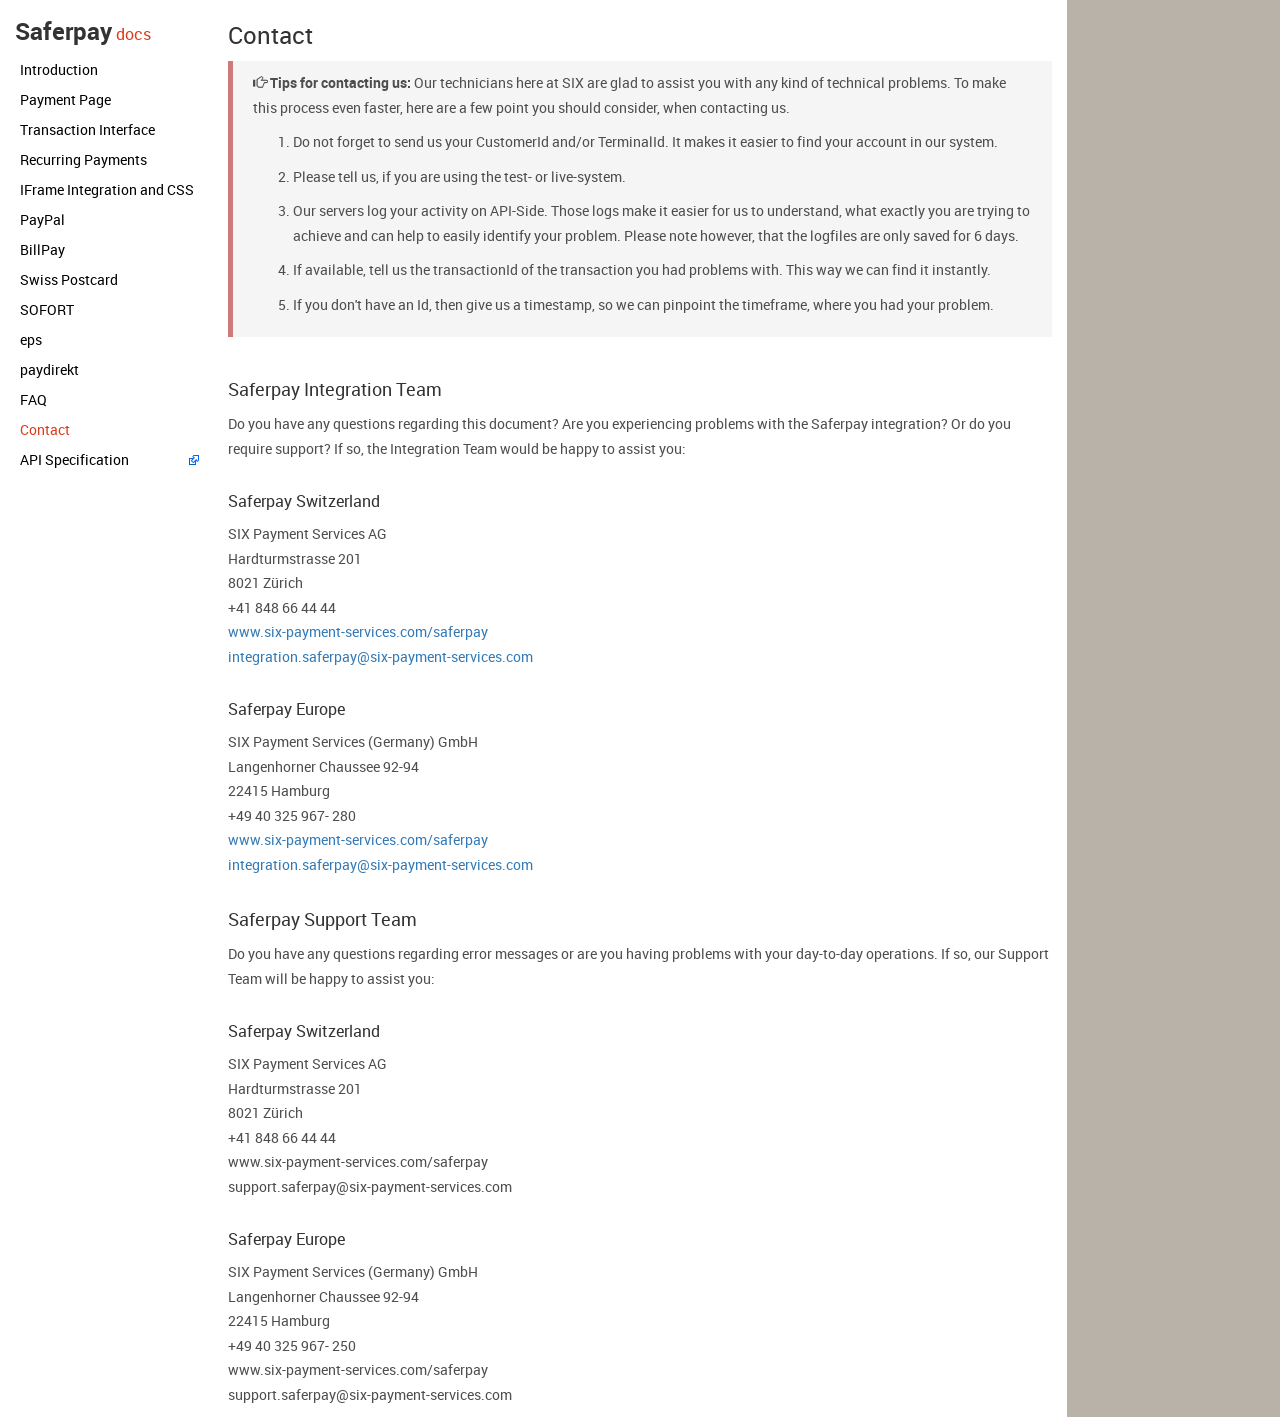
<file: contact.html>
<!DOCTYPE html>
<html>
<head>
	<meta charset="utf-8">

	<link rel="stylesheet" href="assets/css/vendors.css" />
	<link rel="stylesheet" href="assets/css/helppage.css">

	<title>Saferpay documentation | docs</title>
</head>
<body data-spy="scroll" data-target="#navScrollspy">

	<div id="content" class="container-fluid">
		<div class="row">

			<nav class="col-lg-2 hidden-xs hidden-sm hidden-md" id="navScrollspy">
				<div data-spy="affix">
					<h3>
						<span style="font-size: x-large; font-weight: bold">Saferpay</span>
						<span class="text-primary">docs</span>
					</h3>

					<ul class="nav">
								<li>
										<a href="index.html">Introduction</a>
											<ul class="nav">
													<li><a href="#intro-requirement">Requirements</a></li>
													<li><a href="#pci">Data Security and PCI DSS</a></li>
													<li><a href="#3ds">3-D Secure</a></li>
													<li><a href="#dcc">Dynamic Currency Conversion</a></li>
													<li><a href="#paymentmethods">Supported Payment Methods</a></li>
													<li><a href="#licenses">Licences</a></li>
													<li><a href="#pm-functions">Payment Method Features</a></li>
													<li><a href="#capture-batch">Capture and Daily Closing</a></li>
													<li><a href="#capture">Capture</a></li>
													<li><a href="#closing">Daily Closing</a></li>
													<li><a href="#special">Special Cases</a></li>
													<li><a href="#cancel-refund">Cancel or Refund</a></li>
											</ul>
								</li>
								<li>
										<a href="Integration_PP.html">Payment Page</a>
											<ul class="nav">
													<li><a href="#pp-initialize">PaymentPage Initialize</a></li>
													<li><a href="#pp-initialize-response">PaymentPage Initialize Response</a></li>
													<li><a href="#pp-transaction">Redirect and Transaction</a></li>
													<li><a href="#pp-retshop">Return to the Shop</a></li>
													<li><a href="#pp-assert">PaymentPage Assert</a></li>
													<li><a href="#pp-captcancel">Capture or Cancel</a></li>
											</ul>
								</li>
								<li>
										<a href="Integration_trx.html">Transaction Interface</a>
											<ul class="nav">
													<li><a href="#trx-cc">Credit Cards</a></li>
													<li><a href="#trx-ini">Transaction Initialize</a></li>
													<li><a href="#trx-3ds">3-D Secure and DCC</a></li>
													<li><a href="#trx-retshop">Return to the Shop</a></li>
													<li><a href="#trx-ta">Transaction Authorize</a></li>
													<li><a href="#trx-captcancel">Capture or Cancel</a></li>
													<li><a href="#trx-sepa">SEPA Direct Debit</a></li>
											</ul>
								</li>
								<li>
										<a href="recurring.html">Recurring Payments</a>
											<ul class="nav">
													<li><a href="#recurring-req">Requirements</a></li>
													<li><a href="#recurring-payment-methods">Supported Payment Methods</a></li>
													<li><a href="#recurring-referenced">Referenced  Transactions Method</a></li>
													<li><a href="#trx-ta">Automating the Recurring Payments</a></li>
											</ul>
								</li>
								<li>
										<a href="CssiFrame.html">IFrame Integration and CSS</a>
											<ul class="nav">
													<li><a href="#css-iframe">Iframe Integration</a></li>
													<li><a href="#css-pp">Payment Page</a></li>
													<li><a href="#css-trxini">Transaction Initialize</a></li>
													<li><a href="#css-aliasins">Alias Insert</a></li>
													<li><a href="#css-iframe_size">Size of the Iframe</a></li>
													<li><a href="#css-usecss">Using CSS</a></li>
													<li><a href="#css-element">CSS Elements</a></li>
													<li><a href="#css-selector">CSS Selectors</a></li>
													<li><a href="#css-info">Additional Info</a></li>
											</ul>
								</li>
								<li>
										<a href="PayPal.html">PayPal</a>
											<ul class="nav">
													<li><a href="#ppal-requirement">Requirements</a></li>
													<li><a href="#api-access">Grant API Approval for Saferpay</a></li>
													<li><a href="#merchant-protection">Seller Protection</a></li>
													<li><a href="#partial-capture">Partial Capture</a></li>
													<li><a href="#capture">Capture and the solvency of the customer</a></li>
											</ul>
								</li>
								<li>
										<a href="BillPay.html">BillPay</a>
											<ul class="nav">
													<li><a href="#bp-requirement">Requirements</a></li>
													<li><a href="#bp-approval-api">BillPay Certification via API</a></li>
													<li><a href="#bp-assert">Assert</a></li>
													<li><a href="#bp-capt">Capture</a></li>
													<li><a href="#bp-approval-bo">BillPay Certification via Saferpay Backoffice</a></li>
											</ul>
								</li>
								<li>
										<a href="PostFinance.html">Swiss Postcard</a>
											<ul class="nav">
													<li><a href="#pf-requirement">Requirements</a></li>
													<li><a href="#pf-alias">Storage in the Secure Card Data Store</a></li>
													<li><a href="#pf-regdial">Registration Dialogue</a></li>
											</ul>
								</li>
								<li>
										<a href="sofort.html">SOFORT</a>
											<ul class="nav">
													<li><a href="#sf-requirement">Requirements</a></li>
													<li><a href="#sf-newproject">Create a new project for SOFORT</a></li>
											</ul>
								</li>
								<li>
										<a href="eps.html">eps</a>
											<ul class="nav">
													<li><a href="#eps-requirement">Requirements</a></li>
													<li><a href="#eps-newproject">How toget an EPS acceptance agreement</a></li>
											</ul>
								</li>
								<li>
										<a href="paydirekt.html">paydirekt</a>
											<ul class="nav">
													<li><a href="#pd-requirement">Requirements</a></li>
													<li><a href="#pd-address">Handling of delivery address</a></li>
													<li><a href="#pd-pending">Display of pending status for bookings</a></li>
													<li><a href="#pd-note">Notification after change from pending to final status</a></li>
													<li><a href="#pd-query">Querying the transaction status</a></li>
													<li><a href="#pd-refund">Refunds</a></li>
											</ul>
								</li>
								<li>
										<a href="faq.html">FAQ</a>
								</li>
								<li class="active">
										<a href="contact.html">Contact</a>
								</li>
								<li>
										<a href="http://saferpay.github.io/jsonapi/" target="_blank">API Specification</a>
								</li>

					</ul>
				</div>
			</nav>

			<span class="print-page-break"></span>

			<main class="col-lg-10 col-sm-12">

				<h3 class="hidden-lg">
					<span style="font-size: x-large; font-weight: bold">Saferpay</span>
					<span>docs</span>
				</h3>

				
<section><h1>Contact</h1><div class="row"><div class="col-lg-6"><blockquote>
<p><i class="glyphicon glyphicon-hand-right"></i> <strong>Tips for contacting us:</strong>
Our technicians here at SIX are glad to assist you with any kind of technical problems. To make this process even faster, here are a few point you should consider, when contacting us.</p>
<ol>
<li>Do not forget to send us your CustomerId and/or TerminalId. It makes it easier to find your account in our system.</li>
<li>Please tell us, if you are using the test- or live-system.</li>
<li>Our servers log your activity on API-Side. Those logs make it easier for us to understand, what exactly you are trying to achieve and can help to easily identify your problem. Please note however, that the logfiles are only saved for 6 days.</li>
<li>If available, tell us the transactionId of the transaction you had problems with. This way we can find it instantly.</li>
<li>If you don't have an Id, then give us a timestamp, so we can pinpoint the timeframe, where you had your problem.</li>
</ol>
</blockquote></div></div></section><section><h2>Saferpay Integration Team</h2><div class="row"><div class="col-lg-6"><p>Do you have any questions regarding this document? Are you experiencing problems with the Saferpay integration? Or do you require support? If so, the Integration Team would be happy to assist you:</p></div></div></section><section><h3>Saferpay Switzerland</h3><div class="row"><div class="col-lg-6"><p>SIX Payment Services AG<br>
Hardturmstrasse 201<br>
8021 Z&#252;rich<br>
+41 848 66 44 44<br>
<a href="https://www.six-payment-services.com/saferpay">www.six-payment-services.com/saferpay</a><br>
<a href="mailto:integration.saferpay@six-payment-services.com">integration.saferpay@six-payment-services.com</a></p></div></div></section><section><h3>Saferpay Europe</h3><div class="row"><div class="col-lg-6"><p>SIX Payment Services (Germany) GmbH<br>
Langenhorner Chaussee 92-94<br>
22415 Hamburg<br>
+49 40 325 967- 280<br>
<a href="https://www.six-payment-services.com/saferpay">www.six-payment-services.com/saferpay</a><br>
<a href="mailto:integration.saferpay@six-payment-services.com">integration.saferpay@six-payment-services.com</a></p></div></div></section><section><h2>Saferpay Support Team</h2><div class="row"><div class="col-lg-6"><p>Do you have any questions regarding error messages or are you having problems with your day-to-day operations. If so, our Support Team will be happy to assist you:</p></div></div></section><section><h3>Saferpay Switzerland <br></h3><div class="row"><div class="col-lg-6"><p>SIX Payment Services AG <br>
Hardturmstrasse 201 <br>
8021 Z&#252;rich <br>
+41 848 66 44 44 <br>
www.six-payment-services.com/saferpay <br>
support.saferpay@six-payment-services.com <br></p></div></div></section><section><h3>Saferpay Europe</h3><div class="row"><div class="col-lg-6"><p>SIX Payment Services (Germany) GmbH <br>
Langenhorner Chaussee 92-94 <br>
22415 Hamburg <br>
+49 40 325 967- 250 <br>
www.six-payment-services.com/saferpay <br>
support.saferpay@six-payment-services.com <br></p></div></div></section>

			</main>

		</div>
	</div>

	<div class="scroll-top-wrapper">
		<a href="#top" class="scroll-top-inner" onclick="$('html,body').animate({ scrollTop: 0 }, 'slow'); return false;">
			<span class="glyphicon glyphicon-chevron-up"></span> Back to Top
		</a>
	</div>

	<script src="assets/js/vendors.js"></script>
	<script src="assets/js/helppage.js"></script>
</body>
</html>
</file>
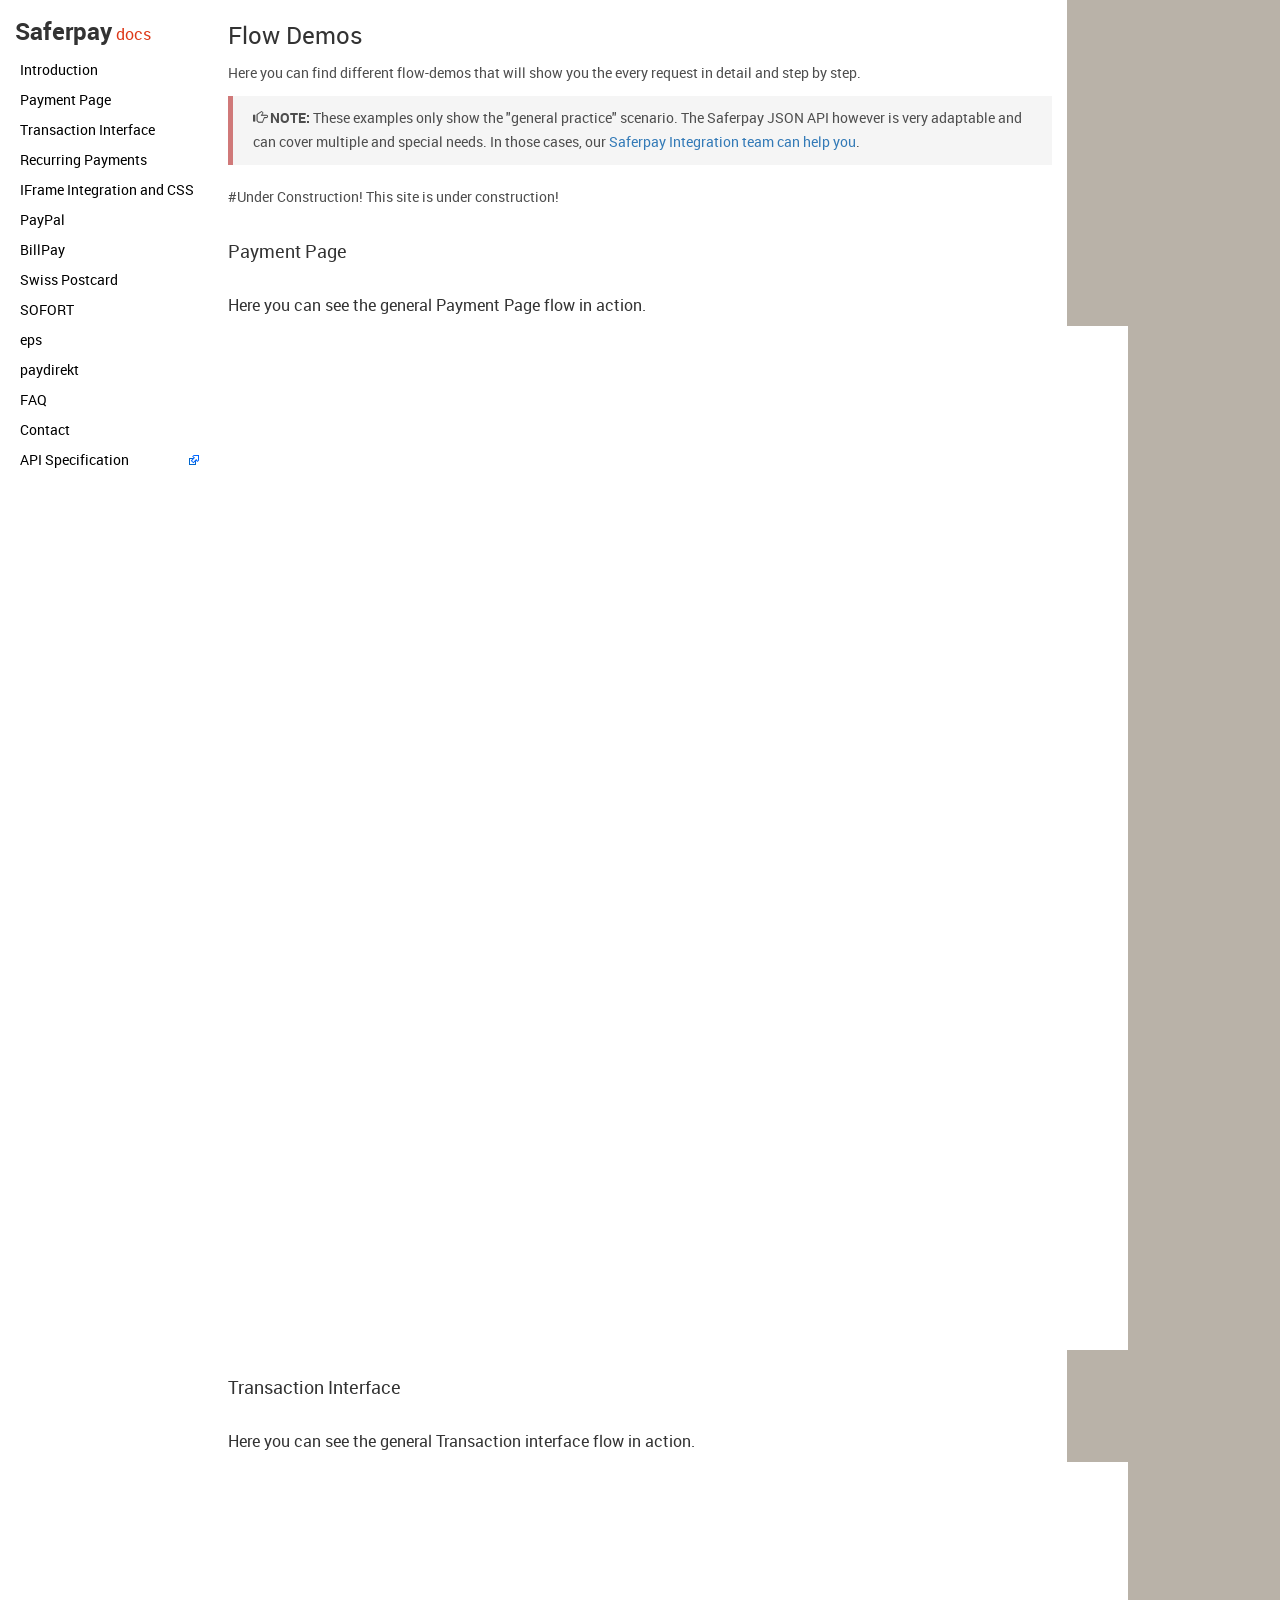
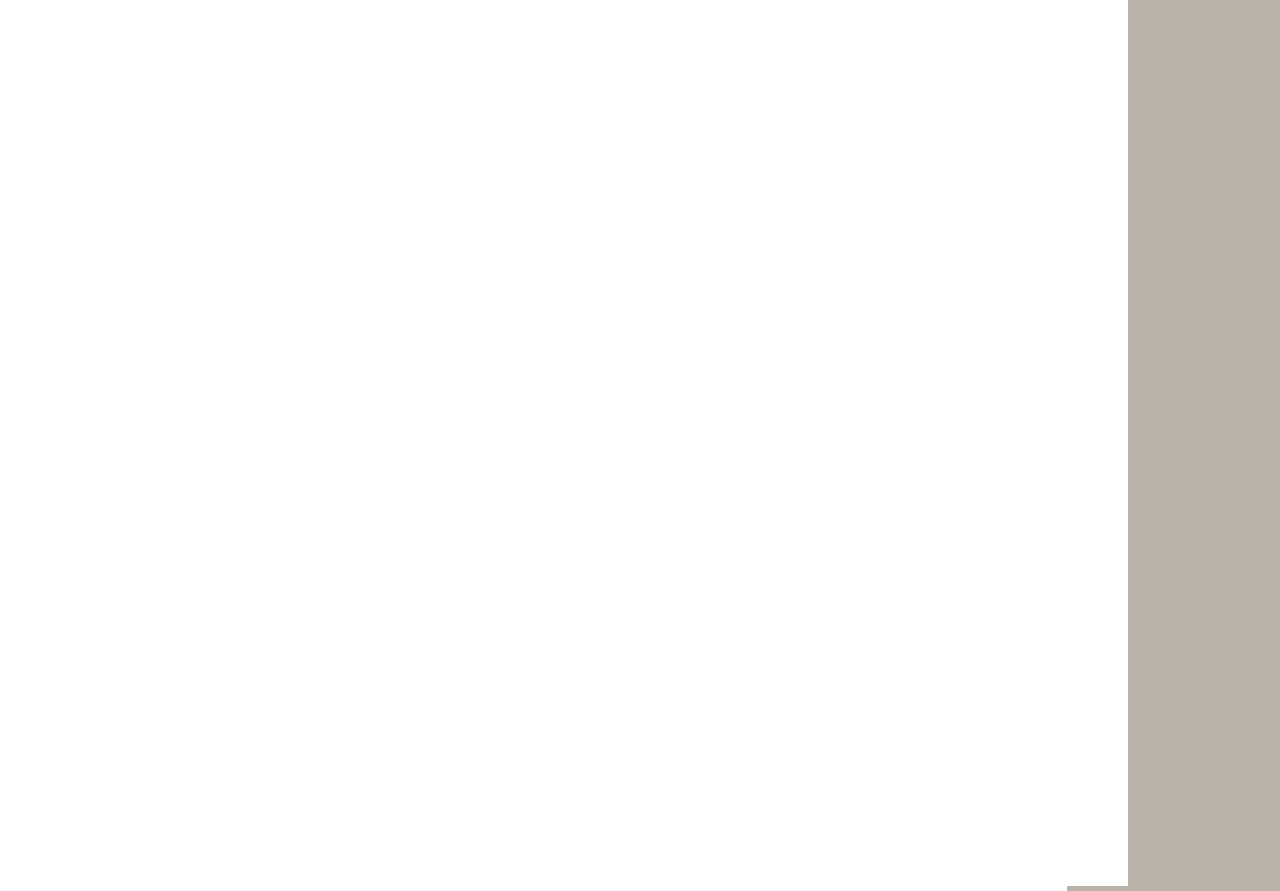
<file: demo.html>
<!DOCTYPE html>
<html>
<head>
	<meta charset="utf-8">

	<link rel="stylesheet" href="assets/css/vendors.css" />
	<link rel="stylesheet" href="assets/css/helppage.css">

	<title>Saferpay documentation | docs</title>
</head>
<body data-spy="scroll" data-target="#navScrollspy">

	<div id="content" class="container-fluid">
		<div class="row">

			<nav class="col-lg-2 hidden-xs hidden-sm hidden-md" id="navScrollspy">
				<div data-spy="affix">
					<h3>
						<span style="font-size: x-large; font-weight: bold">Saferpay</span>
						<span class="text-primary">docs</span>
					</h3>

					<ul class="nav">
								<li>
										<a href="index.html">Introduction</a>
											<ul class="nav">
													<li><a href="#intro-requirement">Requirements</a></li>
													<li><a href="#pci">Data Security and PCI DSS</a></li>
													<li><a href="#3ds">3-D Secure</a></li>
													<li><a href="#dcc">Dynamic Currency Conversion</a></li>
													<li><a href="#paymentmethods">Supported Payment Methods</a></li>
													<li><a href="#licenses">Licences</a></li>
													<li><a href="#pm-functions">Payment Method Features</a></li>
													<li><a href="#capture-batch">Capture and Daily Closing</a></li>
													<li><a href="#capture">Capture</a></li>
													<li><a href="#closing">Daily Closing</a></li>
													<li><a href="#special">Special Cases</a></li>
													<li><a href="#cancel-refund">Cancel or Refund</a></li>
											</ul>
								</li>
								<li>
										<a href="Integration_PP.html">Payment Page</a>
											<ul class="nav">
													<li><a href="#pp-initialize">PaymentPage Initialize</a></li>
													<li><a href="#pp-initialize-response">PaymentPage Initialize Response</a></li>
													<li><a href="#pp-transaction">Redirect and Transaction</a></li>
													<li><a href="#pp-retshop">Return to the Shop</a></li>
													<li><a href="#pp-assert">PaymentPage Assert</a></li>
													<li><a href="#pp-captcancel">Capture or Cancel</a></li>
											</ul>
								</li>
								<li>
										<a href="Integration_trx.html">Transaction Interface</a>
											<ul class="nav">
													<li><a href="#trx-cc">Credit Cards</a></li>
													<li><a href="#trx-ini">Transaction Initialize</a></li>
													<li><a href="#trx-3ds">3-D Secure and DCC</a></li>
													<li><a href="#trx-retshop">Return to the Shop</a></li>
													<li><a href="#trx-ta">Transaction Authorize</a></li>
													<li><a href="#trx-captcancel">Capture or Cancel</a></li>
													<li><a href="#trx-sepa">SEPA Direct Debit</a></li>
											</ul>
								</li>
								<li>
										<a href="recurring.html">Recurring Payments</a>
											<ul class="nav">
													<li><a href="#recurring-req">Requirements</a></li>
													<li><a href="#recurring-payment-methods">Supported Payment Methods</a></li>
													<li><a href="#recurring-referenced">Referenced  Transactions Method</a></li>
													<li><a href="#trx-ta">Automating the Recurring Payments</a></li>
											</ul>
								</li>
								<li>
										<a href="CssiFrame.html">IFrame Integration and CSS</a>
											<ul class="nav">
													<li><a href="#css-iframe">Iframe Integration</a></li>
													<li><a href="#css-pp">Payment Page</a></li>
													<li><a href="#css-trxini">Transaction Initialize</a></li>
													<li><a href="#css-aliasins">Alias Insert</a></li>
													<li><a href="#css-iframe_size">Size of the Iframe</a></li>
													<li><a href="#css-usecss">Using CSS</a></li>
													<li><a href="#css-element">CSS Elements</a></li>
													<li><a href="#css-selector">CSS Selectors</a></li>
													<li><a href="#css-info">Additional Info</a></li>
											</ul>
								</li>
								<li>
										<a href="PayPal.html">PayPal</a>
											<ul class="nav">
													<li><a href="#ppal-requirement">Requirements</a></li>
													<li><a href="#api-access">Grant API Approval for Saferpay</a></li>
													<li><a href="#merchant-protection">Seller Protection</a></li>
													<li><a href="#partial-capture">Partial Capture</a></li>
													<li><a href="#capture">Capture and the solvency of the customer</a></li>
											</ul>
								</li>
								<li>
										<a href="BillPay.html">BillPay</a>
											<ul class="nav">
													<li><a href="#bp-requirement">Requirements</a></li>
													<li><a href="#bp-approval-api">BillPay Certification via API</a></li>
													<li><a href="#bp-assert">Assert</a></li>
													<li><a href="#bp-capt">Capture</a></li>
													<li><a href="#bp-approval-bo">BillPay Certification via Saferpay Backoffice</a></li>
											</ul>
								</li>
								<li>
										<a href="PostFinance.html">Swiss Postcard</a>
											<ul class="nav">
													<li><a href="#pf-requirement">Requirements</a></li>
													<li><a href="#pf-alias">Storage in the Secure Card Data Store</a></li>
													<li><a href="#pf-regdial">Registration Dialogue</a></li>
											</ul>
								</li>
								<li>
										<a href="sofort.html">SOFORT</a>
											<ul class="nav">
													<li><a href="#sf-requirement">Requirements</a></li>
													<li><a href="#sf-newproject">Create a new project for SOFORT</a></li>
											</ul>
								</li>
								<li>
										<a href="eps.html">eps</a>
											<ul class="nav">
													<li><a href="#eps-requirement">Requirements</a></li>
													<li><a href="#eps-newproject">How toget an EPS acceptance agreement</a></li>
											</ul>
								</li>
								<li>
										<a href="paydirekt.html">paydirekt</a>
											<ul class="nav">
													<li><a href="#pd-requirement">Requirements</a></li>
													<li><a href="#pd-address">Handling of delivery address</a></li>
													<li><a href="#pd-pending">Display of pending status for bookings</a></li>
													<li><a href="#pd-note">Notification after change from pending to final status</a></li>
													<li><a href="#pd-query">Querying the transaction status</a></li>
													<li><a href="#pd-refund">Refunds</a></li>
											</ul>
								</li>
								<li>
										<a href="faq.html">FAQ</a>
								</li>
								<li>
										<a href="contact.html">Contact</a>
								</li>
								<li>
										<a href="http://saferpay.github.io/jsonapi/" target="_blank">API Specification</a>
								</li>

					</ul>
				</div>
			</nav>

			<span class="print-page-break"></span>

			<main class="col-lg-10 col-sm-12">

				<h3 class="hidden-lg">
					<span style="font-size: x-large; font-weight: bold">Saferpay</span>
					<span>docs</span>
				</h3>

				
<section><h1>Flow Demos</h1><div class="row"><div class="col-lg-6"><p>Here you can find different flow-demos that will show you the every request in detail and step by step.</p><blockquote>
<p><i class="glyphicon glyphicon-hand-right"></i> <strong>NOTE:</strong> These examples only show the &quot;general practice&quot; scenario. The Saferpay JSON API however is very adaptable and can cover multiple and special needs. In those cases, our <a href="https://saferpay.github.io/sndbx/contact.html">Saferpay Integration team can help you</a>.</p>
</blockquote><p>#Under Construction!
This site is under construction!</p></div></div></section><section id="paymentpage"><h2><a name="paymentpage"></a> Payment Page</h2><div class="row"><div class="col-lg-6"></div></div></section><section><h3>Here you can see the general Payment Page flow in action.</h3><div class="row"><div class="col-lg-6"><iframe style="height: 1024px; width: 900px; border: none; background-color: white;" id="frame" src="https://shop.saferpay.eu/SafpGithub/pp_initialize.php"></iframe></div></div></section><section id="transactioninterface"><h2><a name="transactioninterface"></a> Transaction Interface</h2><div class="row"><div class="col-lg-6"></div></div></section><section><h3>Here you can see the general Transaction interface flow in action.</h3><div class="row"><div class="col-lg-6"><iframe style="height: 1024px; width: 900px; border: none; background-color: white;" id="frame" src="https://shop.saferpay.eu/SafpGithub/initialize.php"></iframe></div></div></section>

			</main>

		</div>
	</div>

	<div class="scroll-top-wrapper">
		<a href="#top" class="scroll-top-inner" onclick="$('html,body').animate({ scrollTop: 0 }, 'slow'); return false;">
			<span class="glyphicon glyphicon-chevron-up"></span> Back to Top
		</a>
	</div>

	<script src="assets/js/vendors.js"></script>
	<script src="assets/js/helppage.js"></script>
</body>
</html>
</file>
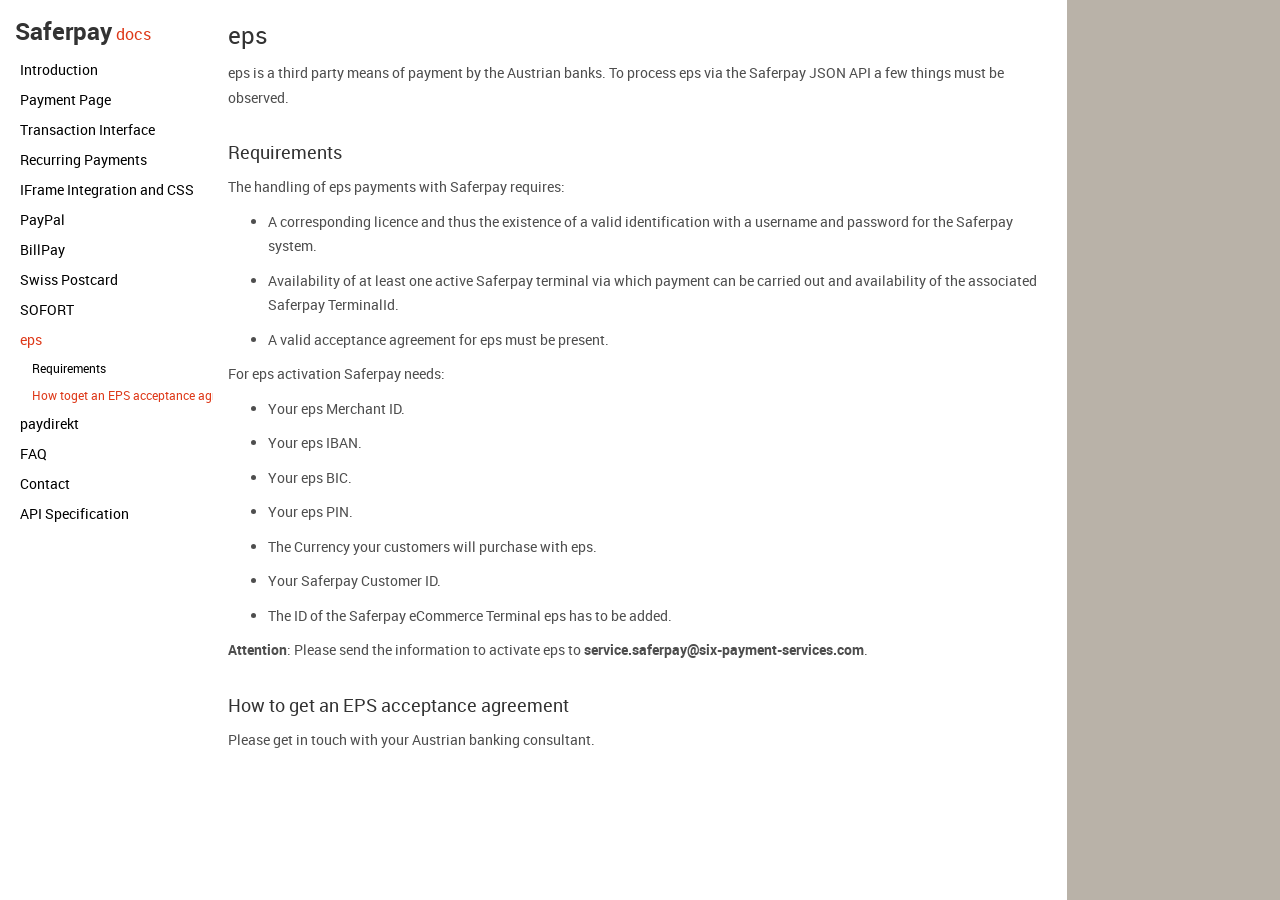
<file: eps#eps-requirement.html>
<!DOCTYPE html>
<html>
<head>
	<meta charset="utf-8">

	<link rel="stylesheet" href="assets/css/vendors.css" />
	<link rel="stylesheet" href="assets/css/helppage.css">

	<title>Saferpay documentation | docs</title>
</head>
<body data-spy="scroll" data-target="#navScrollspy">

	<div id="content" class="container-fluid">
		<div class="row">

			<nav class="col-lg-2 hidden-xs hidden-sm hidden-md" id="navScrollspy">
				<div data-spy="affix">
					<h3>
						<span style="font-size: x-large; font-weight: bold">Saferpay</span>
						<span class="text-primary">docs</span>
					</h3>

					<ul class="nav">
								<li>
										<a href="index.html">Introduction</a>
											<ul class="nav">
													<li><a href="#intro-requirement">Requirements</a></li>
													<li><a href="#pci">Data Security and PCI DSS</a></li>
													<li><a href="#3ds">3-D Secure</a></li>
													<li><a href="#dcc">Dynamic Currency Conversion</a></li>
													<li><a href="#paymentmethods">Supported Payment Methods</a></li>
													<li><a href="#licenses">Licences</a></li>
													<li><a href="#pm-functions">Payment Method Features</a></li>
													<li><a href="#capture-batch">Capture and Daily Closing</a></li>
													<li><a href="#capture">Capture</a></li>
													<li><a href="#closing">Daily Closing</a></li>
													<li><a href="#special">Special Cases</a></li>
													<li><a href="#cancel-refund">Cancel or Refund</a></li>
											</ul>
								</li>
								<li>
										<a href="Integration_PP.html">Payment Page</a>
											<ul class="nav">
													<li><a href="#pp-initialize">PaymentPage Initialize</a></li>
													<li><a href="#pp-initialize-response">PaymentPage Initialize Response</a></li>
													<li><a href="#pp-transaction">Redirect and Transaction</a></li>
													<li><a href="#pp-retshop">Return to the Shop</a></li>
													<li><a href="#pp-assert">PaymentPage Assert</a></li>
													<li><a href="#pp-captcancel">Capture or Cancel</a></li>
											</ul>
								</li>
								<li>
										<a href="Integration_trx.html">Transaction Interface</a>
											<ul class="nav">
													<li><a href="#trx-cc">Credit Cards</a></li>
													<li><a href="#trx-ini">Transaction Initialize</a></li>
													<li><a href="#trx-3ds">3-D Secure and DCC</a></li>
													<li><a href="#trx-retshop">Return to the Shop</a></li>
													<li><a href="#trx-ta">Transaction Authorize</a></li>
													<li><a href="#trx-captcancel">Capture or Cancel</a></li>
													<li><a href="#trx-sepa">SEPA Direct Debit</a></li>
											</ul>
								</li>
								<li>
										<a href="recurring.html">Recurring Payments</a>
											<ul class="nav">
													<li><a href="#recurring-req">Requirements</a></li>
													<li><a href="#recurring-payment-methods">Supported Payment Methods</a></li>
													<li><a href="#recurring-referenced">Referenced  Transactions Method</a></li>
													<li><a href="#trx-ta">Automating the Recurring Payments</a></li>
											</ul>
								</li>
								<li>
										<a href="CssiFrame.html">IFrame Integration and CSS</a>
											<ul class="nav">
													<li><a href="#css-iframe">Iframe Integration</a></li>
													<li><a href="#css-pp">Payment Page</a></li>
													<li><a href="#css-trxini">Transaction Initialize</a></li>
													<li><a href="#css-aliasins">Alias Insert</a></li>
													<li><a href="#css-iframe_size">Size of the Iframe</a></li>
													<li><a href="#css-usecss">Using CSS</a></li>
													<li><a href="#css-element">CSS Elements</a></li>
													<li><a href="#css-selector">CSS Selectors</a></li>
													<li><a href="#css-info">Additional Info</a></li>
											</ul>
								</li>
								<li>
										<a href="PayPal.html">PayPal</a>
											<ul class="nav">
													<li><a href="#ppal-requirement">Requirements</a></li>
													<li><a href="#api-access">Grant API Approval for Saferpay</a></li>
													<li><a href="#merchant-protection">Seller Protection</a></li>
													<li><a href="#partial-capture">Partial Capture</a></li>
													<li><a href="#capture">Capture and the solvency of the customer</a></li>
											</ul>
								</li>
								<li>
										<a href="BillPay.html">BillPay</a>
											<ul class="nav">
													<li><a href="#bp-requirement">Requirements</a></li>
													<li><a href="#bp-approval-api">BillPay Certification via API</a></li>
													<li><a href="#bp-assert">Assert</a></li>
													<li><a href="#bp-capt">Capture</a></li>
													<li><a href="#bp-approval-bo">BillPay Certification via Saferpay Backoffice</a></li>
											</ul>
								</li>
								<li>
										<a href="PostFinance.html">Swiss Postcard</a>
											<ul class="nav">
													<li><a href="#pf-requirement">Requirements</a></li>
													<li><a href="#pf-alias">Storage in the Secure Card Data Store</a></li>
													<li><a href="#pf-regdial">Registration Dialogue</a></li>
											</ul>
								</li>
								<li>
										<a href="sofort.html">SOFORT</a>
											<ul class="nav">
													<li><a href="#sf-requirement">Requirements</a></li>
													<li><a href="#sf-newproject">Create a new project for SOFORT</a></li>
											</ul>
								</li>
								<li class="active">
										<a href="eps.html">eps</a>
											<ul class="nav">
													<li><a href="#eps-requirement">Requirements</a></li>
													<li><a href="#eps-newproject">How toget an EPS acceptance agreement</a></li>
											</ul>
								</li>
								<li>
										<a href="paydirekt.html">paydirekt</a>
											<ul class="nav">
													<li><a href="#pd-requirement">Requirements</a></li>
													<li><a href="#pd-address">Handling of delivery address</a></li>
													<li><a href="#pd-pending">Display of pending status for bookings</a></li>
													<li><a href="#pd-note">Notification after change from pending to final status</a></li>
													<li><a href="#pd-query">Querying the transaction status</a></li>
													<li><a href="#pd-refund">Refunds</a></li>
											</ul>
								</li>
								<li>
										<a href="faq.html">FAQ</a>
								</li>
								<li>
										<a href="contact.html">Contact</a>
								</li>
								<li>
										<a href="http://saferpay.github.io/jsonapi/" target="_blank">API Specification</a>
								</li>

					</ul>
				</div>
			</nav>

			<span class="print-page-break"></span>

			<main class="col-lg-10 col-sm-12">

				<h3 class="hidden-lg">
					<span style="font-size: x-large; font-weight: bold">Saferpay</span>
					<span>docs</span>
				</h3>

				
<section><h1>eps</h1><div class="row"><div class="col-lg-6"><p>eps is a third party means of payment by the Austrian banks. To process eps via the Saferpay JSON API a few things must be observed.</p></div></div></section><section id="eps-requirement"><h2><a name="eps-requirement"></a> Requirements</h2><div class="row"><div class="col-lg-6"><p>The handling of eps payments with Saferpay requires:</p><ul>
<li>A corresponding licence and thus the existence of a valid identification with a username and password for the Saferpay system.</li>
<li>Availability of at least one active Saferpay terminal via which payment can be carried out and availability of the associated Saferpay TerminalId.</li>
<li>A valid acceptance agreement for eps must be present.</li>
</ul><p>For eps activation Saferpay needs:</p><ul>
<li>Your eps Merchant ID.</li>
<li>Your eps IBAN.</li>
<li>Your eps BIC.</li>
<li>Your eps PIN.</li>
<li>The Currency your customers will purchase with eps.</li>
<li>Your Saferpay Customer ID.</li>
<li>The ID of the Saferpay eCommerce Terminal eps has to be added.</li>
</ul><p><strong>Attention</strong>: Please send the information to activate eps to <strong>service.saferpay@six-payment-services.com</strong>.</p></div></div></section><section id="eps-newproject"><h2><a name="eps-newproject"></a>How to get an EPS acceptance agreement</h2><div class="row"><div class="col-lg-6"><p>Please get in touch with your Austrian banking consultant.</p></div></div></section>

			</main>

		</div>
	</div>

	<div class="scroll-top-wrapper">
		<a href="#top" class="scroll-top-inner" onclick="$('html,body').animate({ scrollTop: 0 }, 'slow'); return false;">
			<span class="glyphicon glyphicon-chevron-up"></span> Back to Top
		</a>
	</div>

	<script src="assets/js/vendors.js"></script>
	<script src="assets/js/helppage.js"></script>
</body>
</html>
</file>
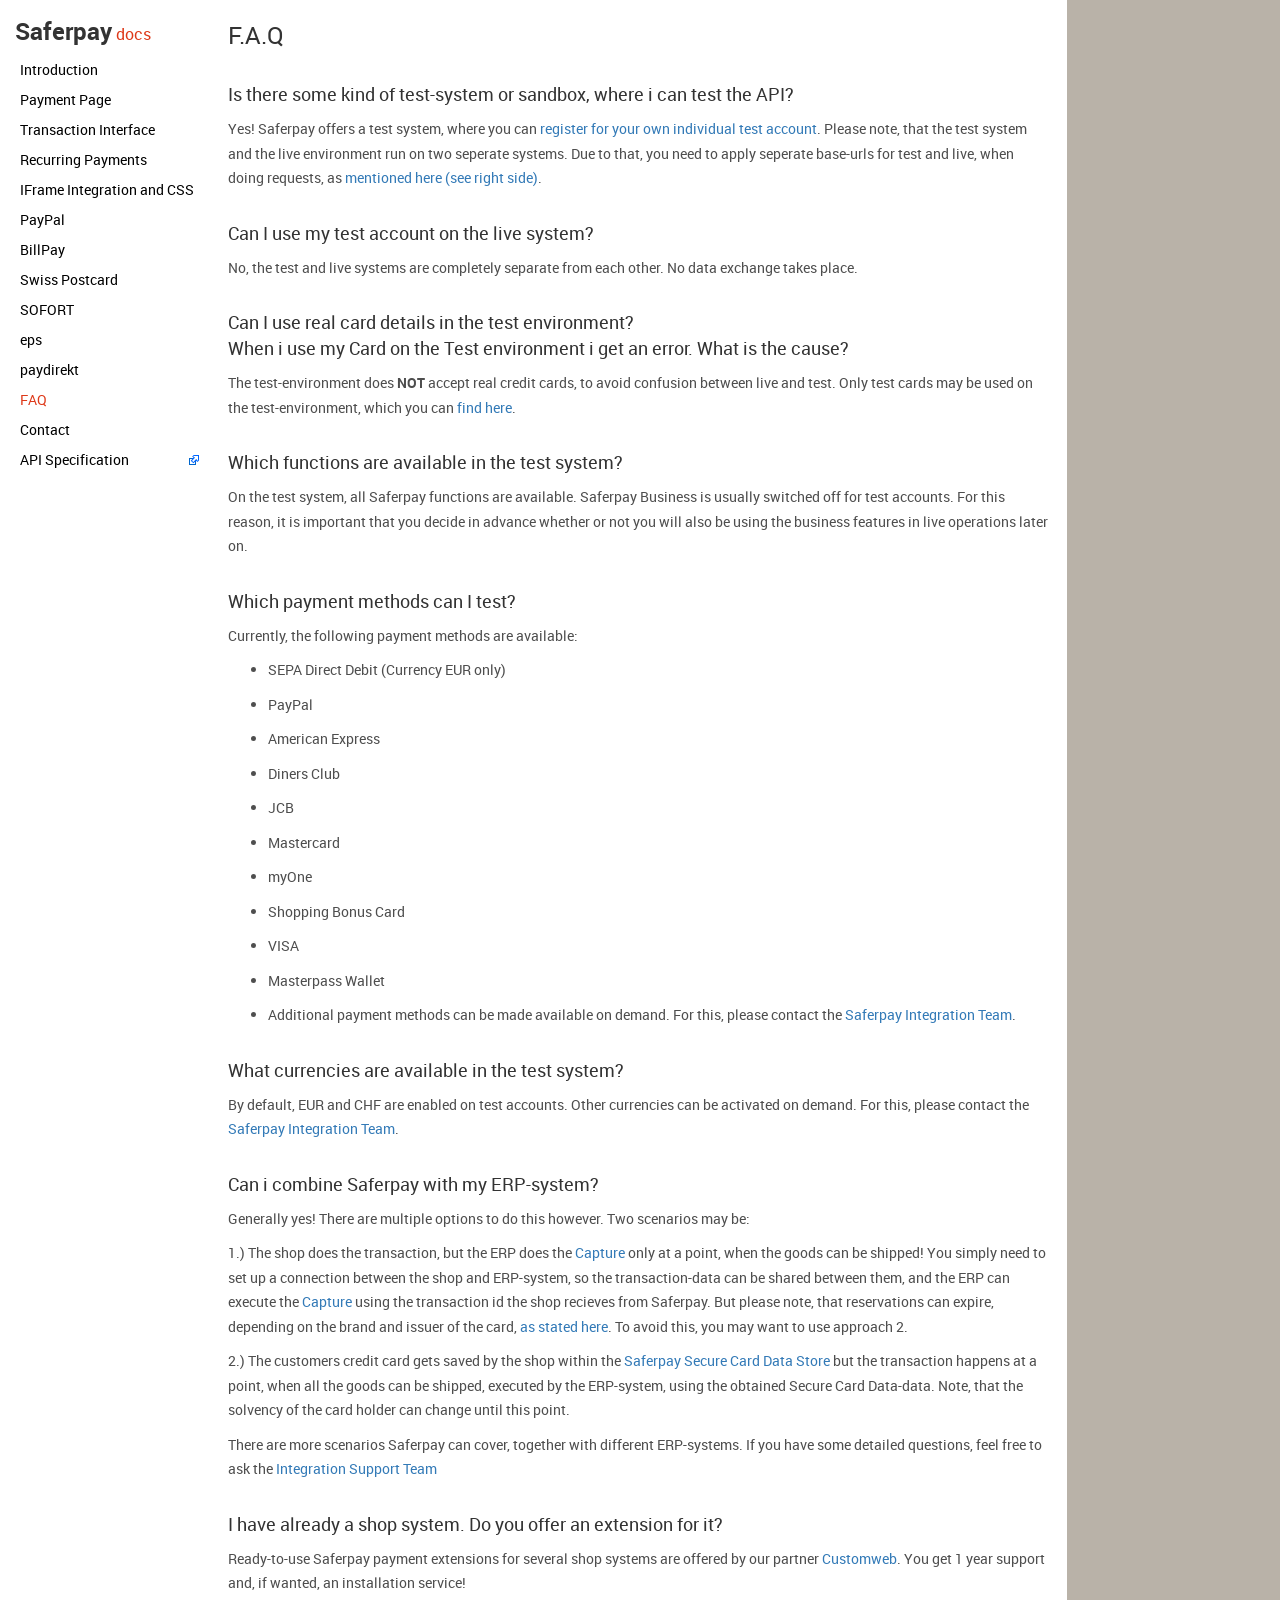
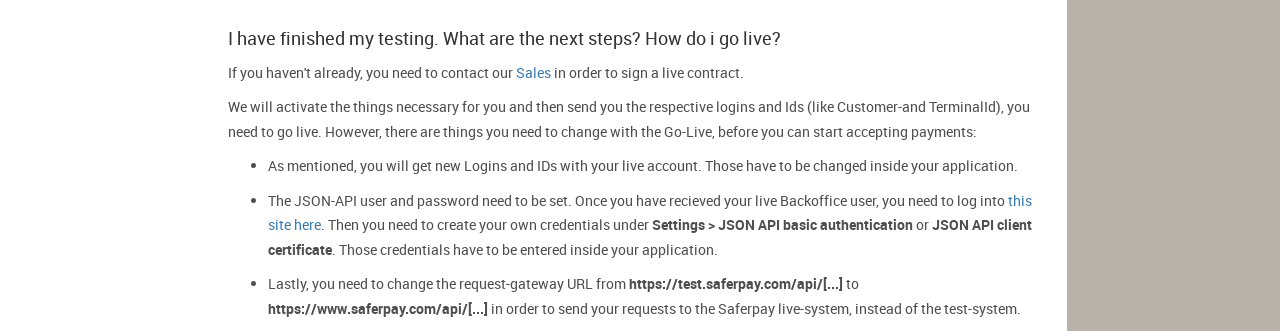
<file: faq.html>
<!DOCTYPE html>
<html>
<head>
	<meta charset="utf-8">

	<link rel="stylesheet" href="assets/css/vendors.css" />
	<link rel="stylesheet" href="assets/css/helppage.css">

	<title>Saferpay documentation | docs</title>
</head>
<body data-spy="scroll" data-target="#navScrollspy">

	<div id="content" class="container-fluid">
		<div class="row">

			<nav class="col-lg-2 hidden-xs hidden-sm hidden-md" id="navScrollspy">
				<div data-spy="affix">
					<h3>
						<span style="font-size: x-large; font-weight: bold">Saferpay</span>
						<span class="text-primary">docs</span>
					</h3>

					<ul class="nav">
								<li>
										<a href="index.html">Introduction</a>
											<ul class="nav">
													<li><a href="#intro-requirement">Requirements</a></li>
													<li><a href="#pci">Data Security and PCI DSS</a></li>
													<li><a href="#3ds">3-D Secure</a></li>
													<li><a href="#dcc">Dynamic Currency Conversion</a></li>
													<li><a href="#paymentmethods">Supported Payment Methods</a></li>
													<li><a href="#licenses">Licences</a></li>
													<li><a href="#pm-functions">Payment Method Features</a></li>
													<li><a href="#capture-batch">Capture and Daily Closing</a></li>
													<li><a href="#capture">Capture</a></li>
													<li><a href="#closing">Daily Closing</a></li>
													<li><a href="#special">Special Cases</a></li>
													<li><a href="#cancel-refund">Cancel or Refund</a></li>
											</ul>
								</li>
								<li>
										<a href="Integration_PP.html">Payment Page</a>
											<ul class="nav">
													<li><a href="#pp-initialize">PaymentPage Initialize</a></li>
													<li><a href="#pp-initialize-response">PaymentPage Initialize Response</a></li>
													<li><a href="#pp-transaction">Redirect and Transaction</a></li>
													<li><a href="#pp-retshop">Return to the Shop</a></li>
													<li><a href="#pp-assert">PaymentPage Assert</a></li>
													<li><a href="#pp-captcancel">Capture or Cancel</a></li>
											</ul>
								</li>
								<li>
										<a href="Integration_trx.html">Transaction Interface</a>
											<ul class="nav">
													<li><a href="#trx-cc">Credit Cards</a></li>
													<li><a href="#trx-ini">Transaction Initialize</a></li>
													<li><a href="#trx-3ds">3-D Secure and DCC</a></li>
													<li><a href="#trx-retshop">Return to the Shop</a></li>
													<li><a href="#trx-ta">Transaction Authorize</a></li>
													<li><a href="#trx-captcancel">Capture or Cancel</a></li>
													<li><a href="#trx-sepa">SEPA Direct Debit</a></li>
											</ul>
								</li>
								<li>
										<a href="recurring.html">Recurring Payments</a>
											<ul class="nav">
													<li><a href="#recurring-req">Requirements</a></li>
													<li><a href="#recurring-payment-methods">Supported Payment Methods</a></li>
													<li><a href="#recurring-referenced">Referenced  Transactions Method</a></li>
													<li><a href="#trx-ta">Automating the Recurring Payments</a></li>
											</ul>
								</li>
								<li>
										<a href="CssiFrame.html">IFrame Integration and CSS</a>
											<ul class="nav">
													<li><a href="#css-iframe">Iframe Integration</a></li>
													<li><a href="#css-pp">Payment Page</a></li>
													<li><a href="#css-trxini">Transaction Initialize</a></li>
													<li><a href="#css-aliasins">Alias Insert</a></li>
													<li><a href="#css-iframe_size">Size of the Iframe</a></li>
													<li><a href="#css-usecss">Using CSS</a></li>
													<li><a href="#css-element">CSS Elements</a></li>
													<li><a href="#css-selector">CSS Selectors</a></li>
													<li><a href="#css-info">Additional Info</a></li>
											</ul>
								</li>
								<li>
										<a href="PayPal.html">PayPal</a>
											<ul class="nav">
													<li><a href="#ppal-requirement">Requirements</a></li>
													<li><a href="#api-access">Grant API Approval for Saferpay</a></li>
													<li><a href="#merchant-protection">Seller Protection</a></li>
													<li><a href="#partial-capture">Partial Capture</a></li>
													<li><a href="#capture">Capture and the solvency of the customer</a></li>
											</ul>
								</li>
								<li>
										<a href="BillPay.html">BillPay</a>
											<ul class="nav">
													<li><a href="#bp-requirement">Requirements</a></li>
													<li><a href="#bp-approval-api">BillPay Certification via API</a></li>
													<li><a href="#bp-assert">Assert</a></li>
													<li><a href="#bp-capt">Capture</a></li>
													<li><a href="#bp-approval-bo">BillPay Certification via Saferpay Backoffice</a></li>
											</ul>
								</li>
								<li>
										<a href="PostFinance.html">Swiss Postcard</a>
											<ul class="nav">
													<li><a href="#pf-requirement">Requirements</a></li>
													<li><a href="#pf-alias">Storage in the Secure Card Data Store</a></li>
													<li><a href="#pf-regdial">Registration Dialogue</a></li>
											</ul>
								</li>
								<li>
										<a href="sofort.html">SOFORT</a>
											<ul class="nav">
													<li><a href="#sf-requirement">Requirements</a></li>
													<li><a href="#sf-newproject">Create a new project for SOFORT</a></li>
											</ul>
								</li>
								<li>
										<a href="eps.html">eps</a>
											<ul class="nav">
													<li><a href="#eps-requirement">Requirements</a></li>
													<li><a href="#eps-newproject">How toget an EPS acceptance agreement</a></li>
											</ul>
								</li>
								<li>
										<a href="paydirekt.html">paydirekt</a>
											<ul class="nav">
													<li><a href="#pd-requirement">Requirements</a></li>
													<li><a href="#pd-address">Handling of delivery address</a></li>
													<li><a href="#pd-pending">Display of pending status for bookings</a></li>
													<li><a href="#pd-note">Notification after change from pending to final status</a></li>
													<li><a href="#pd-query">Querying the transaction status</a></li>
													<li><a href="#pd-refund">Refunds</a></li>
											</ul>
								</li>
								<li class="active">
										<a href="faq.html">FAQ</a>
								</li>
								<li>
										<a href="contact.html">Contact</a>
								</li>
								<li>
										<a href="http://saferpay.github.io/jsonapi/" target="_blank">API Specification</a>
								</li>

					</ul>
				</div>
			</nav>

			<span class="print-page-break"></span>

			<main class="col-lg-10 col-sm-12">

				<h3 class="hidden-lg">
					<span style="font-size: x-large; font-weight: bold">Saferpay</span>
					<span>docs</span>
				</h3>

				
<section><h1>F.A.Q</h1><div class="row"><div class="col-lg-6"></div></div></section><section><h2>Is there some kind of test-system or sandbox, where i can test the API?</h2><div class="row"><div class="col-lg-6"><p>Yes! Saferpay offers a test system, where you can <a href="https://test.saferpay.com/BO/Welcome?lang=en">register for your own individual test account</a>. Please note, that the test system and the live environment run on two seperate systems.
Due to that, you need to apply seperate base-urls for test and live, when doing requests, as <a href="https://saferpay.github.io/jsonapi/index.html#intro">mentioned here (see right side)</a>.</p></div></div></section><section><h2>Can I use my test account on the live system?</h2><div class="row"><div class="col-lg-6"><p>No, the test and live systems are completely separate from each other. No data exchange takes place.</p></div></div></section><section><h2>Can I use real card details in the test environment? <br>When i use my Card on the Test environment i get an error. What is the cause?</h2><div class="row"><div class="col-lg-6"><p>The test-environment does <strong>NOT</strong> accept real credit cards, to avoid confusion between live and test.
Only test cards may be used on the test-environment, which you can <a href="https://www.six-payment-services.com/en/site/saferpay-support/testaccount/Saferpay_Testdaten.html">find here</a>.</p></div></div></section><section><h2>Which functions are available in the test system?</h2><div class="row"><div class="col-lg-6"><p>On the test system, all Saferpay functions are available. Saferpay Business is usually switched off for test accounts. For this reason, it is important that you decide in advance whether or not you will also be using the business features in live operations later on.</p></div></div></section><section><h2>Which payment methods can I test?</h2><div class="row"><div class="col-lg-6"><p>Currently, the following payment methods are available:</p><ul>
<li>SEPA Direct Debit (Currency EUR only)</li>
<li>PayPal</li>
<li>American Express</li>
<li>Diners Club</li>
<li>JCB</li>
<li>Mastercard</li>
<li>myOne</li>
<li>Shopping Bonus Card</li>
<li>VISA</li>
<li>Masterpass Wallet</li>
<li>Additional payment methods can be made available on demand. For this, please contact the <a href="mailto:integration.saferpay@six-payment-services.com?subject=Additional%20payment%20methods">Saferpay Integration Team</a>.</li>
</ul></div></div></section><section><h2>What currencies are available in the test system?</h2><div class="row"><div class="col-lg-6"><p>By default, EUR and CHF are enabled on test accounts. Other currencies can be activated on demand. For this, please contact the <a href="mailto:integration.saferpay@six-payment-services.com?subject=Test%20Account%20Currencies">Saferpay Integration Team</a>.</p></div></div></section><section><h2>Can i combine Saferpay with my ERP-system?</h2><div class="row"><div class="col-lg-6"><p>Generally yes!
There are multiple options to do this however.
Two scenarios may be:</p><p>1.) The shop does the transaction, but the ERP does the <a href="http://saferpay.github.io/jsonapi/index.html#Payment_v1_Transaction_Capture">Capture</a> only at a point, when the goods can be shipped!
You simply need to set up a connection between the shop and ERP-system, so the transaction-data can be shared between them, and the ERP can execute the <a href="http://saferpay.github.io/jsonapi/index.html#Payment_v1_Transaction_Capture">Capture</a> using the transaction id the shop recieves from Saferpay.
But please note, that reservations can expire, depending on the brand and issuer of the card, <a href="https://saferpay.github.io/sndbx/index.html#capture">as stated here</a>. To avoid this, you may want to use approach 2.</p><p>2.) The customers credit card gets saved by the shop within the <a href="http://saferpay.github.io/sndbx">Saferpay Secure Card Data Store</a> but the transaction happens at a point, when all the goods can be shipped, executed by the ERP-system, using the obtained Secure Card Data-data.
Note, that the solvency of the card holder can change until this point.</p><p>There are more scenarios Saferpay can cover, together with different ERP-systems.
If you have some detailed questions, feel free to ask the <a href="https://saferpay.github.io/sndbx/contact.html">Integration Support Team</a></p></div></div></section><section><h2>I have already a shop system. Do you offer an extension for it?</h2><div class="row"><div class="col-lg-6"><p>Ready-to-use Saferpay payment extensions for several shop systems are offered by our partner <a href="https://www.sellxed.com/shop/en/eur/extensions/module/payment-service-provider/saferpay.html">Customweb</a>. You get 1 year support and, if wanted, an installation service!</p></div></div></section><section><h2>I have finished my testing. What are the next steps? How do i go live?</h2><div class="row"><div class="col-lg-6"><p>If you haven't already, you need to contact our <a href="https://www.six-payment-services.com/en/shared/contacts.html#ch">Sales</a> in order to sign a live contract.</p><p>We will activate the things necessary for you and then send you the respective logins and Ids (like Customer-and TerminalId), you need  to go live.
However, there are things you need to change with the Go-Live, before you can start accepting payments:</p><ul>
<li><p>As mentioned, you will get new Logins and IDs with your live account. Those have to be changed inside your application.</p>
</li>
<li><p>The JSON-API user and password need to be set. Once you have recieved your live Backoffice user, you need to log into <a href="https://www.saferpay.com/BO/Login">this site here</a>. Then you need to create your own credentials under <strong>Settings &gt; JSON API basic authentication</strong> or  <strong>JSON API client certificate</strong>. Those credentials have to be entered inside your application.</p>
</li>
<li><p>Lastly, you need to change the request-gateway URL from <strong>https://test.saferpay.com/api/[...]</strong> to <strong>https://www.saferpay.com/api/[...]</strong> in order  to send your requests to the Saferpay live-system, instead of the test-system.</p>
</li>
</ul></div></div></section>

			</main>

		</div>
	</div>

	<div class="scroll-top-wrapper">
		<a href="#top" class="scroll-top-inner" onclick="$('html,body').animate({ scrollTop: 0 }, 'slow'); return false;">
			<span class="glyphicon glyphicon-chevron-up"></span> Back to Top
		</a>
	</div>

	<script src="assets/js/vendors.js"></script>
	<script src="assets/js/helppage.js"></script>
</body>
</html>
</file>
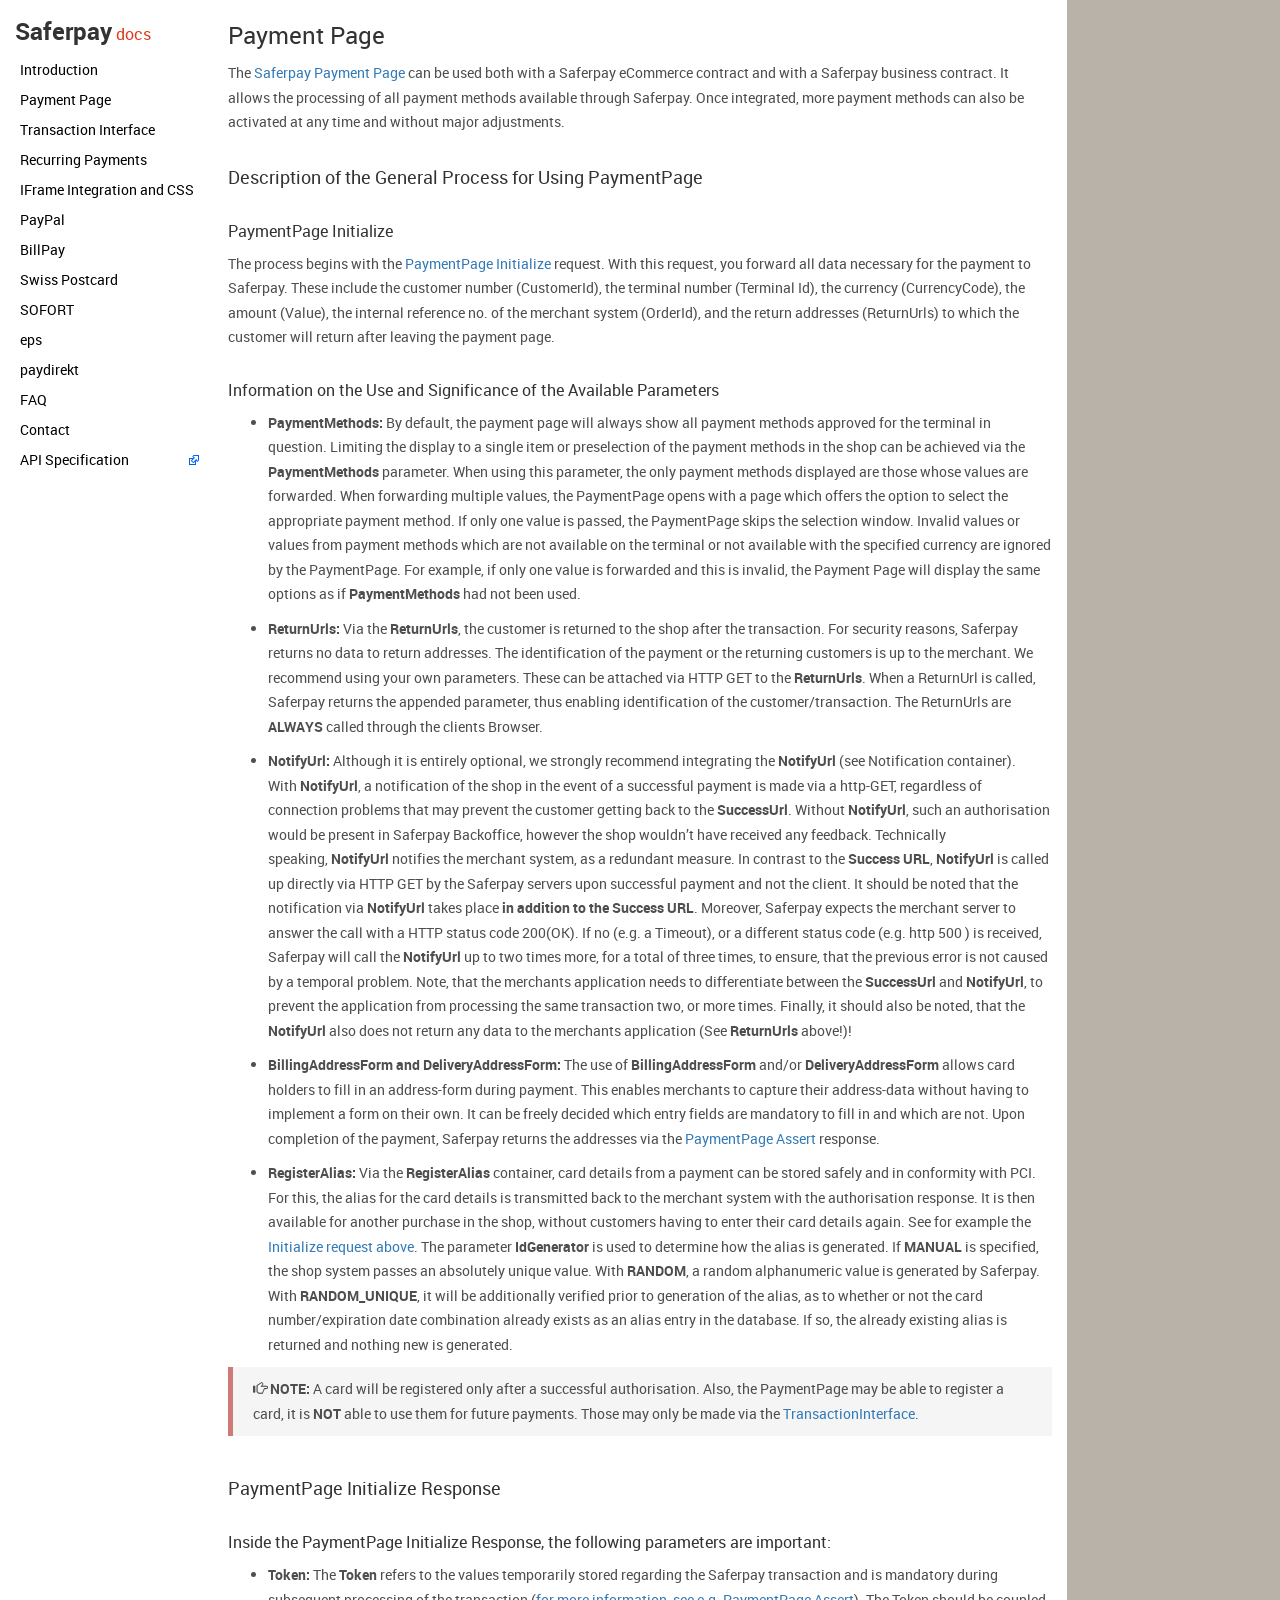
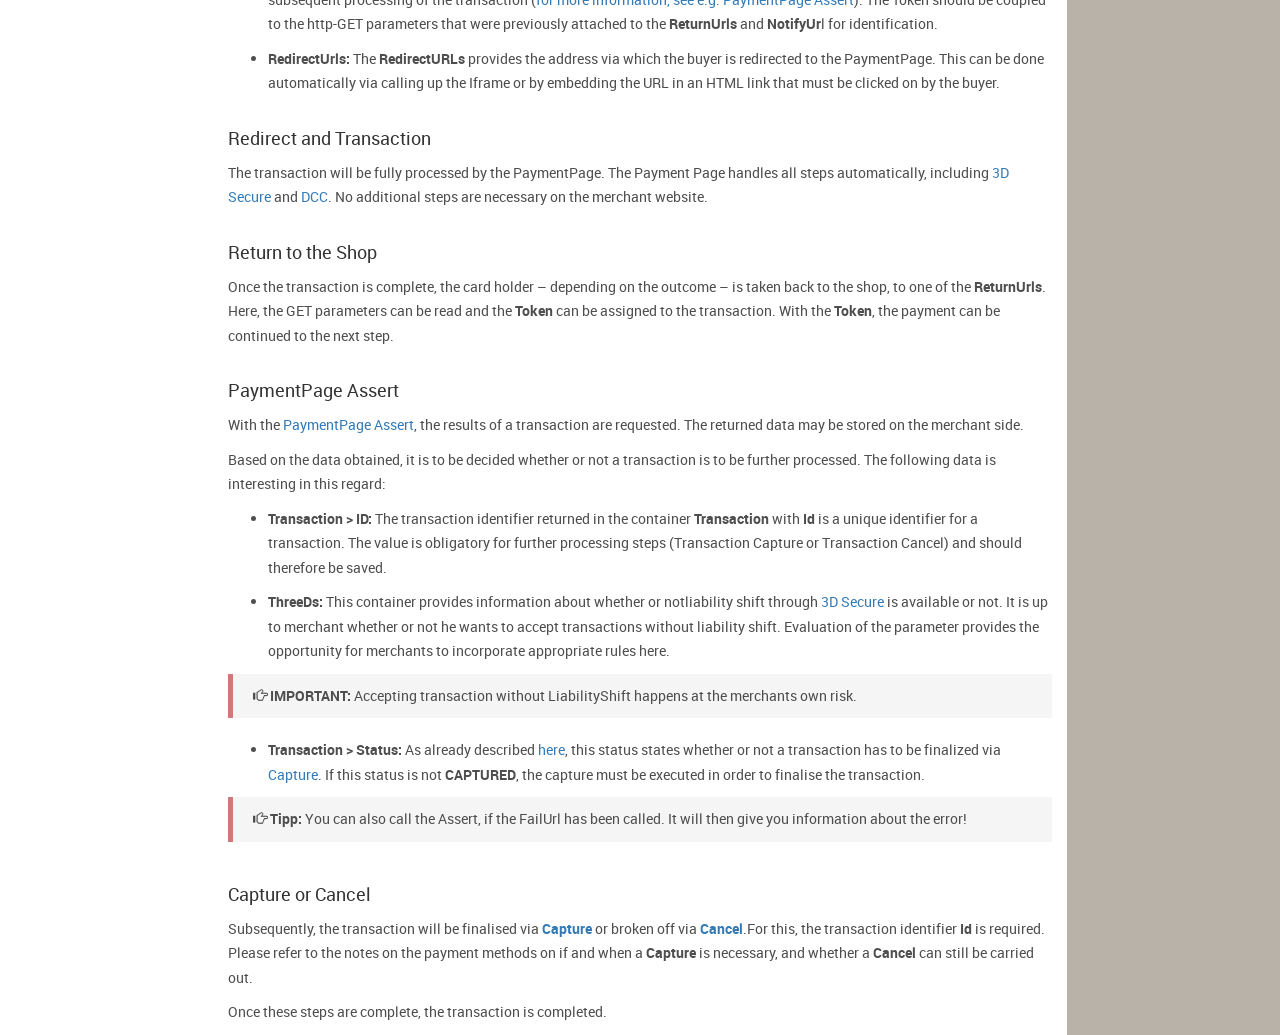
<file: Integration_PP.html>
<!DOCTYPE html>
<html>
<head>
	<meta charset="utf-8">

	<link rel="stylesheet" href="assets/css/vendors.css" />
	<link rel="stylesheet" href="assets/css/helppage.css">

	<title>Saferpay documentation | docs</title>
</head>
<body data-spy="scroll" data-target="#navScrollspy">

	<div id="content" class="container-fluid">
		<div class="row">

			<nav class="col-lg-2 hidden-xs hidden-sm hidden-md" id="navScrollspy">
				<div data-spy="affix">
					<h3>
						<span style="font-size: x-large; font-weight: bold">Saferpay</span>
						<span class="text-primary">docs</span>
					</h3>

					<ul class="nav">
								<li>
										<a href="index.html">Introduction</a>
											<ul class="nav">
													<li><a href="#intro-requirement">Requirements</a></li>
													<li><a href="#pci">Data Security and PCI DSS</a></li>
													<li><a href="#3ds">3-D Secure</a></li>
													<li><a href="#dcc">Dynamic Currency Conversion</a></li>
													<li><a href="#paymentmethods">Supported Payment Methods</a></li>
													<li><a href="#licenses">Licences</a></li>
													<li><a href="#pm-functions">Payment Method Features</a></li>
													<li><a href="#capture-batch">Capture and Daily Closing</a></li>
													<li><a href="#capture">Capture</a></li>
													<li><a href="#closing">Daily Closing</a></li>
													<li><a href="#special">Special Cases</a></li>
													<li><a href="#cancel-refund">Cancel or Refund</a></li>
											</ul>
								</li>
								<li class="active">
										<a href="Integration_PP.html">Payment Page</a>
											<ul class="nav">
													<li><a href="#pp-initialize">PaymentPage Initialize</a></li>
													<li><a href="#pp-initialize-response">PaymentPage Initialize Response</a></li>
													<li><a href="#pp-transaction">Redirect and Transaction</a></li>
													<li><a href="#pp-retshop">Return to the Shop</a></li>
													<li><a href="#pp-assert">PaymentPage Assert</a></li>
													<li><a href="#pp-captcancel">Capture or Cancel</a></li>
											</ul>
								</li>
								<li>
										<a href="Integration_trx.html">Transaction Interface</a>
											<ul class="nav">
													<li><a href="#trx-cc">Credit Cards</a></li>
													<li><a href="#trx-ini">Transaction Initialize</a></li>
													<li><a href="#trx-3ds">3-D Secure and DCC</a></li>
													<li><a href="#trx-retshop">Return to the Shop</a></li>
													<li><a href="#trx-ta">Transaction Authorize</a></li>
													<li><a href="#trx-captcancel">Capture or Cancel</a></li>
													<li><a href="#trx-sepa">SEPA Direct Debit</a></li>
											</ul>
								</li>
								<li>
										<a href="recurring.html">Recurring Payments</a>
											<ul class="nav">
													<li><a href="#recurring-req">Requirements</a></li>
													<li><a href="#recurring-payment-methods">Supported Payment Methods</a></li>
													<li><a href="#recurring-referenced">Referenced  Transactions Method</a></li>
													<li><a href="#trx-ta">Automating the Recurring Payments</a></li>
											</ul>
								</li>
								<li>
										<a href="CssiFrame.html">IFrame Integration and CSS</a>
											<ul class="nav">
													<li><a href="#css-iframe">Iframe Integration</a></li>
													<li><a href="#css-pp">Payment Page</a></li>
													<li><a href="#css-trxini">Transaction Initialize</a></li>
													<li><a href="#css-aliasins">Alias Insert</a></li>
													<li><a href="#css-iframe_size">Size of the Iframe</a></li>
													<li><a href="#css-usecss">Using CSS</a></li>
													<li><a href="#css-element">CSS Elements</a></li>
													<li><a href="#css-selector">CSS Selectors</a></li>
													<li><a href="#css-info">Additional Info</a></li>
											</ul>
								</li>
								<li>
										<a href="PayPal.html">PayPal</a>
											<ul class="nav">
													<li><a href="#ppal-requirement">Requirements</a></li>
													<li><a href="#api-access">Grant API Approval for Saferpay</a></li>
													<li><a href="#merchant-protection">Seller Protection</a></li>
													<li><a href="#partial-capture">Partial Capture</a></li>
													<li><a href="#capture">Capture and the solvency of the customer</a></li>
											</ul>
								</li>
								<li>
										<a href="BillPay.html">BillPay</a>
											<ul class="nav">
													<li><a href="#bp-requirement">Requirements</a></li>
													<li><a href="#bp-approval-api">BillPay Certification via API</a></li>
													<li><a href="#bp-assert">Assert</a></li>
													<li><a href="#bp-capt">Capture</a></li>
													<li><a href="#bp-approval-bo">BillPay Certification via Saferpay Backoffice</a></li>
											</ul>
								</li>
								<li>
										<a href="PostFinance.html">Swiss Postcard</a>
											<ul class="nav">
													<li><a href="#pf-requirement">Requirements</a></li>
													<li><a href="#pf-alias">Storage in the Secure Card Data Store</a></li>
													<li><a href="#pf-regdial">Registration Dialogue</a></li>
											</ul>
								</li>
								<li>
										<a href="sofort.html">SOFORT</a>
											<ul class="nav">
													<li><a href="#sf-requirement">Requirements</a></li>
													<li><a href="#sf-newproject">Create a new project for SOFORT</a></li>
											</ul>
								</li>
								<li>
										<a href="eps.html">eps</a>
											<ul class="nav">
													<li><a href="#eps-requirement">Requirements</a></li>
													<li><a href="#eps-newproject">How toget an EPS acceptance agreement</a></li>
											</ul>
								</li>
								<li>
										<a href="paydirekt.html">paydirekt</a>
											<ul class="nav">
													<li><a href="#pd-requirement">Requirements</a></li>
													<li><a href="#pd-address">Handling of delivery address</a></li>
													<li><a href="#pd-pending">Display of pending status for bookings</a></li>
													<li><a href="#pd-note">Notification after change from pending to final status</a></li>
													<li><a href="#pd-query">Querying the transaction status</a></li>
													<li><a href="#pd-refund">Refunds</a></li>
											</ul>
								</li>
								<li>
										<a href="faq.html">FAQ</a>
								</li>
								<li>
										<a href="contact.html">Contact</a>
								</li>
								<li>
										<a href="http://saferpay.github.io/jsonapi/" target="_blank">API Specification</a>
								</li>

					</ul>
				</div>
			</nav>

			<span class="print-page-break"></span>

			<main class="col-lg-10 col-sm-12">

				<h3 class="hidden-lg">
					<span style="font-size: x-large; font-weight: bold">Saferpay</span>
					<span>docs</span>
				</h3>

				
<section><h1>Payment Page</h1><div class="row"><div class="col-lg-6"><p>The <a href="https://saferpay.github.io/jsonapi/#ChapterPaymentPage">Saferpay Payment Page</a> can be used both with a Saferpay eCommerce contract and with a Saferpay business contract. It allows the processing of all payment methods available through Saferpay. Once integrated, more payment methods can also be activated at any time and without major adjustments.</p></div></div></section><section><h2>Description of the General Process for Using PaymentPage</h2><div class="row"><div class="col-lg-6"></div></div></section><section id="pp-initialize"><h3><a name="pp-initialize"></a> PaymentPage Initialize</h3><div class="row"><div class="col-lg-6"><p>The process begins with the <a href="https://saferpay.github.io/jsonapi/#Payment_v1_PaymentPage_Initialize">PaymentPage Initialize</a> request. With this request, you forward all data necessary for the payment to Saferpay. These include the customer number (CustomerId), the terminal number (Terminal Id), the currency (CurrencyCode), the amount (Value), the internal reference no. of the merchant system (OrderId), and the return addresses (ReturnUrls) to which the customer will return after leaving the payment page.</p></div></div></section><section><h3>Information on the Use and Significance of the Available Parameters</h3><div class="row"><div class="col-lg-6"><ul>
<li><p><strong>PaymentMethods:</strong> By default, the payment page will always show all payment methods approved for the terminal in question. Limiting the display to a single item or preselection of the payment methods in the shop can be achieved via the <strong>PaymentMethods</strong> parameter. When using this parameter, the only payment methods displayed are those whose values are forwarded.  When forwarding multiple values, the PaymentPage opens with a page which offers the option to select the appropriate payment method. If only one value is passed, the PaymentPage skips the selection window. Invalid values or values from payment methods which are not available on the terminal or not available with the specified currency are ignored by the PaymentPage. For example, if only one value is forwarded and this is invalid, the Payment Page will display the same options as if <strong>PaymentMethods</strong> had not been used.</p>
</li>
<li><p><strong>ReturnUrls:</strong> Via the <strong>ReturnUrls</strong>, the customer is returned to the shop after the transaction. For security reasons, Saferpay returns no data to return addresses. The identification of the payment or the returning customers is up to the merchant. We recommend using your own parameters. These can be attached via HTTP GET to the <strong>ReturnUrls</strong>. When a ReturnUrl is called, Saferpay returns the appended parameter, thus enabling identification of the customer/transaction. The ReturnUrls are <strong>ALWAYS</strong> called through the clients Browser.</p>
</li>
<li><p><strong>NotifyUrl:</strong> Although it is entirely optional, we strongly recommend integrating the&nbsp;<strong>NotifyUrl</strong> (see&nbsp;Notification&nbsp;container). With&nbsp;<strong>NotifyUrl</strong>, a notification of the shop in the event of a successful payment is made via a http-GET, regardless of connection problems that may prevent the customer getting back to the <strong>SuccessUrl</strong>. Without&nbsp;<strong>NotifyUrl</strong>, such an authorisation would be present in Saferpay Backoffice, however the shop wouldn&#8217;t have received any feedback. Technically speaking,&nbsp;<strong>NotifyUrl</strong>&nbsp;notifies the merchant system, as a redundant measure. In contrast to the <strong>Success URL</strong>,&nbsp;<strong>NotifyUrl</strong>&nbsp;is called up directly via HTTP GET by the Saferpay servers upon successful payment and not the client. It should be noted that the notification via&nbsp;<strong>NotifyUrl</strong>&nbsp;takes place <strong>in addition to the Success URL</strong>. Moreover, Saferpay expects the merchant server to answer the call with a HTTP status code 200(OK). If no (e.g. a Timeout), or a different status code (e.g. http 500 ) is received, Saferpay will call the <strong>NotifyUrl</strong> up to two times more, for a total of three times, to ensure, that the previous error is not caused by a temporal problem. Note, that the merchants application needs to differentiate between the <strong>SuccessUrl</strong> and <strong>NotifyUrl</strong>, to prevent the application from processing the same transaction two, or more times. Finally, it should also be noted, that the <strong>NotifyUrl</strong> also does not return any data to the merchants application (See <strong>ReturnUrls</strong> above!)!</p>
</li>
<li><p><strong>BillingAddressForm and DeliveryAddressForm:</strong> The use of <strong>BillingAddressForm</strong> and/or <strong>DeliveryAddressForm</strong> allows card holders to fill in an address-form during payment. This enables merchants to capture their address-data without having to implement a form on their own. It can be freely decided which entry fields are mandatory to fill in and which are not. Upon completion of the payment, Saferpay returns the addresses via the <a href="https://saferpay.github.io/jsonapi/#Payment_v1_PaymentPage_Assert">PaymentPage Assert</a> response.</p>
</li>
<li><p><strong>RegisterAlias:</strong> Via the <strong>RegisterAlias</strong> container, card details from a payment can be stored safely and in conformity with PCI. For this, the alias for the card details is transmitted back to the merchant system with the authorisation response. It is then available for another purchase in the shop, without customers having to enter their card details again. See for example the <a href="https://saferpay.github.io/sndbx/Integration_trx.html#trx-ini">Initialize request above</a>. The parameter&nbsp;<strong>IdGenerator</strong>&nbsp;is used to determine how the alias is generated. If&nbsp;<strong>MANUAL</strong> is specified, the shop system passes an absolutely unique value. With&nbsp;<strong>RANDOM</strong>, a random alphanumeric value is generated by Saferpay. With&nbsp;<strong>RANDOM_UNIQUE</strong>, it will be additionally verified prior to generation of the alias, as to whether or not the card number/expiration date combination already exists as an alias entry in the database. If so, the already existing alias is returned and nothing new is generated.</p>
</li>
</ul><blockquote>
<p><i class="glyphicon glyphicon-hand-right"></i> <strong>NOTE:</strong> A card will be registered only after a successful authorisation. Also, the PaymentPage may be able to register a card, it is <strong>NOT</strong> able to use them for future payments. Those may only be made via the <a href="https://saferpay.github.io/sndbx/Integration_trx.html">TransactionInterface</a>.</p>
</blockquote></div></div></section><section id="pp-initialize-response"><h2><a name="pp-initialize-response"></a>PaymentPage Initialize Response</h2><div class="row"><div class="col-lg-6"></div></div></section><section><h3>Inside the PaymentPage Initialize Response, the following parameters are important:</h3><div class="row"><div class="col-lg-6"><ul>
<li><p><strong>Token:</strong> The <strong>Token</strong> refers to the values temporarily stored regarding the Saferpay transaction and is mandatory during subsequent processing of the transaction (<a href="http://saferpay.github.io/jsonapi/index.html#Payment_v1_PaymentPage_Assert">for more information, see e.g. PaymentPage Assert</a>). The Token should be coupled to the http-GET parameters that were previously attached to the <strong>ReturnUrls</strong> and <strong>NotifyUr</strong>l for identification.</p>
</li>
<li><p><strong>RedirectUrls:</strong> The <strong>RedirectURLs</strong> provides the address via which the buyer is redirected to the PaymentPage. This can be done automatically via calling up the Iframe or by embedding the URL in an HTML link that must be clicked on by the buyer.</p>
</li>
</ul></div></div></section><section id="pp-transaction"><h2><a name="pp-transaction"></a> Redirect and Transaction</h2><div class="row"><div class="col-lg-6"><p>The transaction will be fully processed by the PaymentPage. The Payment Page handles all steps automatically, including <a href="https://saferpay.github.io/sndbx/index.html#3ds">3D Secure</a> and <a href="https://saferpay.github.io/sndbx/index.html#dcc">DCC</a>. No additional steps are necessary on the merchant website.</p></div></div></section><section id="pp-retshop"><h2><a name="pp-retshop"></a> Return to the Shop</h2><div class="row"><div class="col-lg-6"><p>Once&nbsp;the transaction is complete, the card holder &#8211; depending on the outcome &#8211; is taken back to the shop, to one of the&nbsp;<strong>ReturnUrls</strong>. Here, the GET parameters can be read and the&nbsp;<strong>Token</strong>&nbsp;can be assigned to the transaction. With the&nbsp;<strong>Token</strong>, the payment can be continued to the next step.</p></div></div></section><section id="pp-assert"><h2><a name="pp-assert"></a> PaymentPage Assert</h2><div class="row"><div class="col-lg-6"><p>With the <a href="https://saferpay.github.io/jsonapi/#Payment_v1_PaymentPage_Assert">PaymentPage Assert</a>, the results of a transaction are requested. The returned data may be stored on the merchant side.</p><p>Based on the data obtained, it is to be decided whether or not a transaction is to be further processed. The following data is interesting in this regard:</p><ul>
<li><p><strong>Transaction &gt; ID:</strong> The transaction identifier returned in the container <strong>Transaction</strong> with <strong>Id</strong> is a unique identifier for a transaction. The value is obligatory for further processing steps (Transaction Capture or Transaction Cancel) and should therefore be saved.</p>
</li>
<li><p><strong>ThreeDs:</strong> This container provides information about whether or notliability shift through <a href="https://saferpay.github.io/sndbx/index.html#3ds">3D Secure</a> is available or not. It is up to merchant whether or not he wants to accept transactions without liability shift. Evaluation of the parameter provides the opportunity for merchants to incorporate appropriate rules here.</p>
</li>
</ul><blockquote>
<p><i class="glyphicon glyphicon-hand-right"></i> <strong>IMPORTANT:</strong> Accepting transaction without LiabilityShift happens at the merchants own risk.</p>
</blockquote><ul>
<li><strong>Transaction &gt; Status:</strong> As already described <a href="https://saferpay.github.io/sndbx/General.html#capture-batch">here</a>, this status states whether or not a transaction has to be finalized via <a href="https://saferpay.github.io/jsonapi/#Payment_v1_Transaction_Capture">Capture</a>. If this status is not <strong>CAPTURED</strong>, the capture must be executed in order to finalise the transaction.</li>
</ul><blockquote>
<p><i class="glyphicon glyphicon-hand-right"></i> <strong>Tipp:</strong> You can also call the Assert, if the FailUrl has been called. It will then give you information about the error!</p>
</blockquote></div></div></section><section id="pp-captcancel"><h2><a name="pp-captcancel"></a> Capture or Cancel</h2><div class="row"><div class="col-lg-6"><p>Subsequently, the transaction will be finalised via <a href="https://saferpay.github.io/jsonapi/#Payment_v1_Transaction_Capture"><strong>Capture</strong></a> or broken off via <a href="https://saferpay.github.io/jsonapi/#Payment_v1_Transaction_Cancel"><strong>Cancel</strong></a>.For this, the transaction identifier <strong>Id</strong> is required. Please refer to the notes on the payment methods on if and when a <strong>Capture</strong> is necessary, and whether a <strong>Cancel</strong> can still be carried out.</p><p>Once these steps are complete, the transaction is completed.</p></div></div></section>

			</main>

		</div>
	</div>

	<div class="scroll-top-wrapper">
		<a href="#top" class="scroll-top-inner" onclick="$('html,body').animate({ scrollTop: 0 }, 'slow'); return false;">
			<span class="glyphicon glyphicon-chevron-up"></span> Back to Top
		</a>
	</div>

	<script src="assets/js/vendors.js"></script>
	<script src="assets/js/helppage.js"></script>
</body>
</html>
</file>
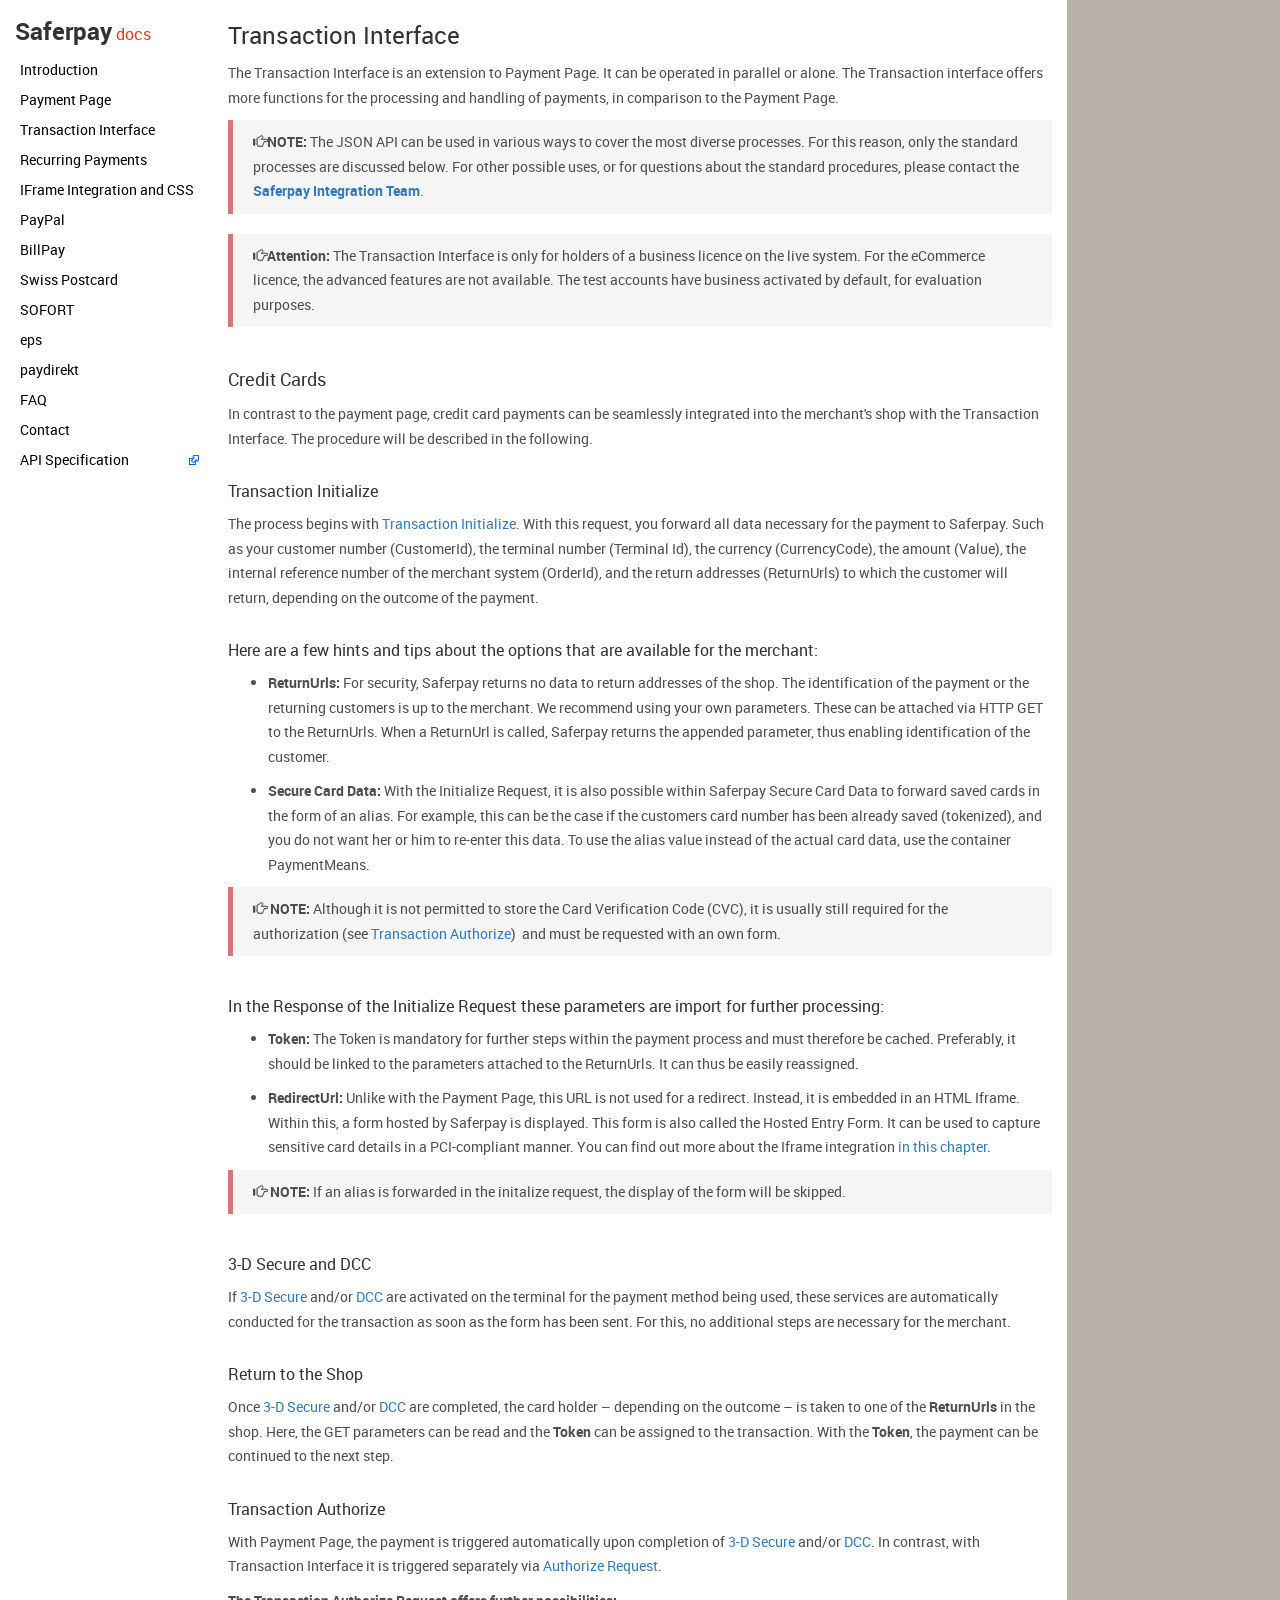
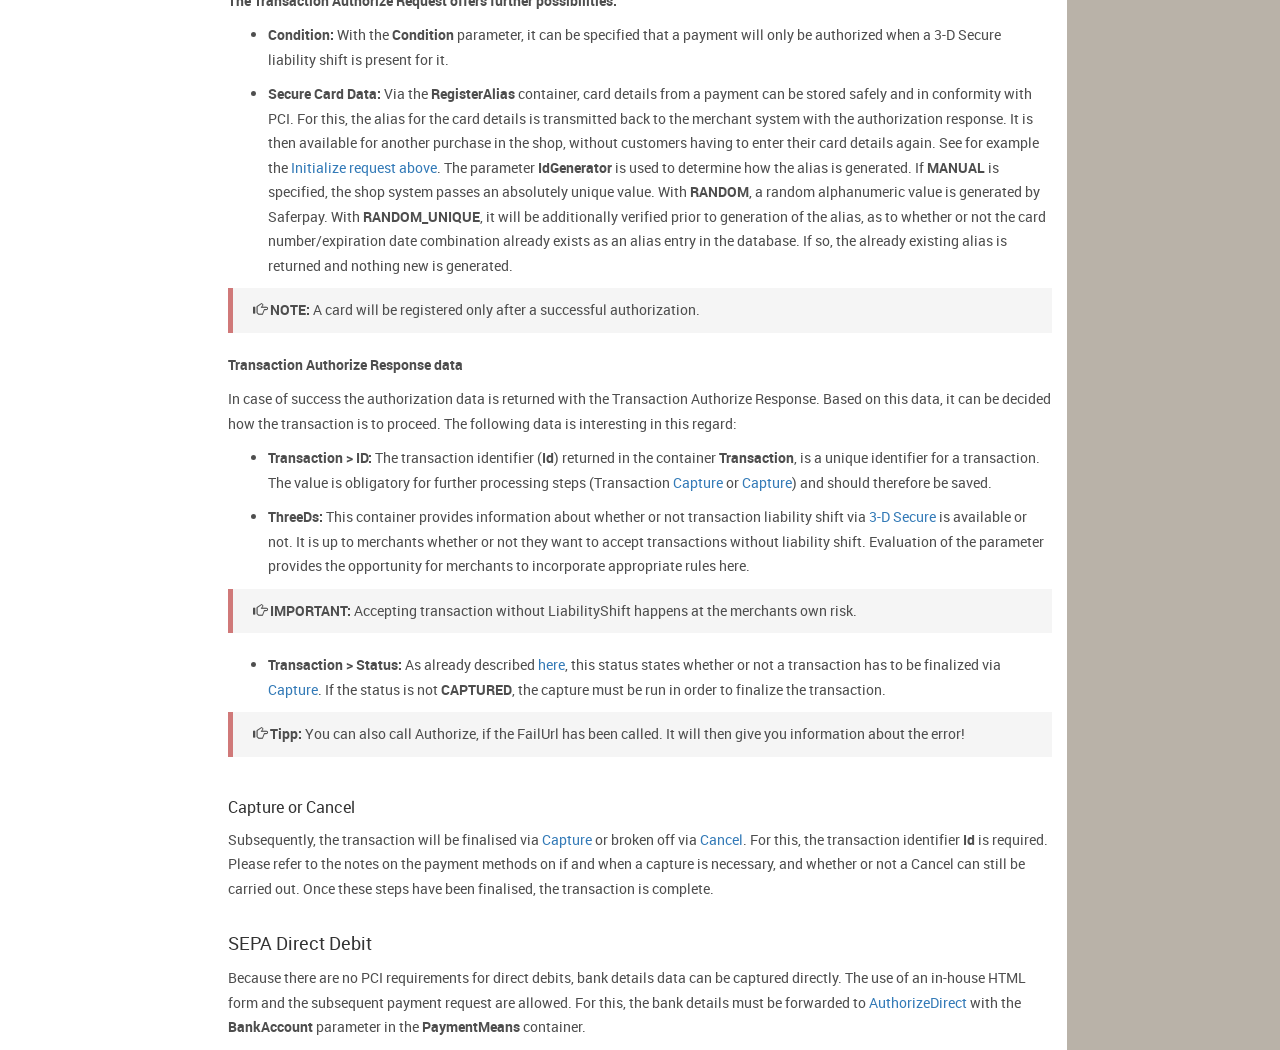
<file: Integration_trx.html>
<!DOCTYPE html>
<html>
<head>
	<meta charset="utf-8">

	<link rel="stylesheet" href="assets/css/vendors.css" />
	<link rel="stylesheet" href="assets/css/helppage.css">

	<title>Saferpay documentation | docs</title>
</head>
<body data-spy="scroll" data-target="#navScrollspy">

	<div id="content" class="container-fluid">
		<div class="row">

			<nav class="col-lg-2 hidden-xs hidden-sm hidden-md" id="navScrollspy">
				<div data-spy="affix">
					<h3>
						<span style="font-size: x-large; font-weight: bold">Saferpay</span>
						<span class="text-primary">docs</span>
					</h3>

					<ul class="nav">
								<li>
										<a href="index.html">Introduction</a>
											<ul class="nav">
													<li><a href="#intro-requirement">Requirements</a></li>
													<li><a href="#pci">Data Security and PCI DSS</a></li>
													<li><a href="#3ds">3-D Secure</a></li>
													<li><a href="#dcc">Dynamic Currency Conversion</a></li>
													<li><a href="#paymentmethods">Supported Payment Methods</a></li>
													<li><a href="#licenses">Licences</a></li>
													<li><a href="#pm-functions">Payment Method Features</a></li>
													<li><a href="#capture-batch">Capture and Daily Closing</a></li>
													<li><a href="#capture">Capture</a></li>
													<li><a href="#closing">Daily Closing</a></li>
													<li><a href="#special">Special Cases</a></li>
													<li><a href="#cancel-refund">Cancel or Refund</a></li>
											</ul>
								</li>
								<li>
										<a href="Integration_PP.html">Payment Page</a>
											<ul class="nav">
													<li><a href="#pp-initialize">PaymentPage Initialize</a></li>
													<li><a href="#pp-initialize-response">PaymentPage Initialize Response</a></li>
													<li><a href="#pp-transaction">Redirect and Transaction</a></li>
													<li><a href="#pp-retshop">Return to the Shop</a></li>
													<li><a href="#pp-assert">PaymentPage Assert</a></li>
													<li><a href="#pp-captcancel">Capture or Cancel</a></li>
											</ul>
								</li>
								<li class="active">
										<a href="Integration_trx.html">Transaction Interface</a>
											<ul class="nav">
													<li><a href="#trx-cc">Credit Cards</a></li>
													<li><a href="#trx-ini">Transaction Initialize</a></li>
													<li><a href="#trx-3ds">3-D Secure and DCC</a></li>
													<li><a href="#trx-retshop">Return to the Shop</a></li>
													<li><a href="#trx-ta">Transaction Authorize</a></li>
													<li><a href="#trx-captcancel">Capture or Cancel</a></li>
													<li><a href="#trx-sepa">SEPA Direct Debit</a></li>
											</ul>
								</li>
								<li>
										<a href="recurring.html">Recurring Payments</a>
											<ul class="nav">
													<li><a href="#recurring-req">Requirements</a></li>
													<li><a href="#recurring-payment-methods">Supported Payment Methods</a></li>
													<li><a href="#recurring-referenced">Referenced  Transactions Method</a></li>
													<li><a href="#trx-ta">Automating the Recurring Payments</a></li>
											</ul>
								</li>
								<li>
										<a href="CssiFrame.html">IFrame Integration and CSS</a>
											<ul class="nav">
													<li><a href="#css-iframe">Iframe Integration</a></li>
													<li><a href="#css-pp">Payment Page</a></li>
													<li><a href="#css-trxini">Transaction Initialize</a></li>
													<li><a href="#css-aliasins">Alias Insert</a></li>
													<li><a href="#css-iframe_size">Size of the Iframe</a></li>
													<li><a href="#css-usecss">Using CSS</a></li>
													<li><a href="#css-element">CSS Elements</a></li>
													<li><a href="#css-selector">CSS Selectors</a></li>
													<li><a href="#css-info">Additional Info</a></li>
											</ul>
								</li>
								<li>
										<a href="PayPal.html">PayPal</a>
											<ul class="nav">
													<li><a href="#ppal-requirement">Requirements</a></li>
													<li><a href="#api-access">Grant API Approval for Saferpay</a></li>
													<li><a href="#merchant-protection">Seller Protection</a></li>
													<li><a href="#partial-capture">Partial Capture</a></li>
													<li><a href="#capture">Capture and the solvency of the customer</a></li>
											</ul>
								</li>
								<li>
										<a href="BillPay.html">BillPay</a>
											<ul class="nav">
													<li><a href="#bp-requirement">Requirements</a></li>
													<li><a href="#bp-approval-api">BillPay Certification via API</a></li>
													<li><a href="#bp-assert">Assert</a></li>
													<li><a href="#bp-capt">Capture</a></li>
													<li><a href="#bp-approval-bo">BillPay Certification via Saferpay Backoffice</a></li>
											</ul>
								</li>
								<li>
										<a href="PostFinance.html">Swiss Postcard</a>
											<ul class="nav">
													<li><a href="#pf-requirement">Requirements</a></li>
													<li><a href="#pf-alias">Storage in the Secure Card Data Store</a></li>
													<li><a href="#pf-regdial">Registration Dialogue</a></li>
											</ul>
								</li>
								<li>
										<a href="sofort.html">SOFORT</a>
											<ul class="nav">
													<li><a href="#sf-requirement">Requirements</a></li>
													<li><a href="#sf-newproject">Create a new project for SOFORT</a></li>
											</ul>
								</li>
								<li>
										<a href="eps.html">eps</a>
											<ul class="nav">
													<li><a href="#eps-requirement">Requirements</a></li>
													<li><a href="#eps-newproject">How toget an EPS acceptance agreement</a></li>
											</ul>
								</li>
								<li>
										<a href="paydirekt.html">paydirekt</a>
											<ul class="nav">
													<li><a href="#pd-requirement">Requirements</a></li>
													<li><a href="#pd-address">Handling of delivery address</a></li>
													<li><a href="#pd-pending">Display of pending status for bookings</a></li>
													<li><a href="#pd-note">Notification after change from pending to final status</a></li>
													<li><a href="#pd-query">Querying the transaction status</a></li>
													<li><a href="#pd-refund">Refunds</a></li>
											</ul>
								</li>
								<li>
										<a href="faq.html">FAQ</a>
								</li>
								<li>
										<a href="contact.html">Contact</a>
								</li>
								<li>
										<a href="http://saferpay.github.io/jsonapi/" target="_blank">API Specification</a>
								</li>

					</ul>
				</div>
			</nav>

			<span class="print-page-break"></span>

			<main class="col-lg-10 col-sm-12">

				<h3 class="hidden-lg">
					<span style="font-size: x-large; font-weight: bold">Saferpay</span>
					<span>docs</span>
				</h3>

				
<section><h1>Transaction Interface</h1><div class="row"><div class="col-lg-6"><p>The Transaction Interface is an extension to Payment Page. It can be operated in parallel or alone. The Transaction interface offers more functions for the processing and handling of payments, in comparison to the Payment Page.</p><blockquote>
<p><i class="glyphicon glyphicon-hand-right"></i><strong>NOTE:</strong> The JSON API can be used in various ways to cover the most diverse processes. For this reason, only the standard processes are discussed below. For other possible uses, or for questions about the standard procedures, please contact the <a href="https://saferpay.github.io/sndbx/contact.html"><strong>Saferpay Integration Team</strong></a>.</p>
</blockquote><blockquote>
<p><i class="glyphicon glyphicon-hand-right"></i><strong>Attention:</strong> The Transaction Interface is only for holders of a business licence on the live system. For the eCommerce licence, the advanced features are not available. The test accounts have business activated by default, for evaluation purposes.</p>
</blockquote></div></div></section><section id="trx-cc"><h2><a name="trx-cc"></a> Credit Cards</h2><div class="row"><div class="col-lg-6"><p>In contrast to the payment page, credit card payments can be seamlessly integrated into the merchant's shop with the Transaction Interface. The procedure will be described in the following.</p></div></div></section><section id="trx-ini"><h3><a name="trx-ini"></a>Transaction Initialize</h3><div class="row"><div class="col-lg-6"><p>The process begins with <a href="https://saferpay.github.io/jsonapi/#Payment_v1_Transaction_Initialize">Transaction Initialize</a>. With this request, you forward all data necessary for the payment to Saferpay. Such as your customer number (CustomerId), the terminal number (Terminal Id), the currency (CurrencyCode), the amount (Value), the internal reference number of the merchant system (OrderId), and the return addresses (ReturnUrls) to which the customer will return, depending on the outcome of the payment.</p></div></div></section><section><h3>Here are a few hints and tips about the options that are available for the merchant:</h3><div class="row"><div class="col-lg-6"><ul>
<li><p><strong>ReturnUrls:</strong> For security, Saferpay returns no data to return addresses of the shop. The identification of the payment or the returning customers is up to the merchant. We recommend using your own parameters. These can be attached via HTTP GET to the ReturnUrls. When a ReturnUrl is called, Saferpay returns the appended parameter, thus enabling identification of the customer.</p>
</li>
<li><p><strong>Secure Card Data:</strong> With the Initialize Request, it is also possible within Saferpay Secure Card Data to forward saved cards in the form of an alias. For example, this can be the case if the customers card number has been already saved (tokenized), and you do not want her or him to re-enter this data. To use the alias value instead of the actual card data, use the container PaymentMeans.</p>
</li>
</ul><blockquote>
<p><i class="glyphicon glyphicon-hand-right"></i> <strong>NOTE:</strong> Although it is not permitted to store the Card Verification Code (CVC), it is usually still required for the authorization (see <a href="#transaction-authorize">Transaction Authorize</a>)&nbsp; and must be requested with an own form.</p>
</blockquote></div></div></section><section><h3>In the Response of the Initialize Request these parameters are import for further processing:</h3><div class="row"><div class="col-lg-6"><ul>
<li><p><strong>Token:</strong> The Token is mandatory for further steps within the payment process and must therefore be cached. Preferably, it should be linked to the parameters attached to the ReturnUrls. It can thus be easily reassigned.</p>
</li>
<li><p><strong>RedirectUrl:</strong> Unlike with the Payment Page, this URL is not used for a redirect. Instead, it is embedded in an HTML Iframe. Within this, a form hosted by Saferpay is displayed. This form is also called the Hosted Entry Form. It can be used to capture sensitive card details in a PCI-compliant manner. You can find out more about the Iframe integration <a href="https://saferpay.github.io/sndbx/CssiFrame.html">in this chapter</a>.</p>
</li>
</ul><blockquote>
<p><i class="glyphicon glyphicon-hand-right"></i> <strong>NOTE:</strong> If an alias is forwarded in the initalize request, the display of the form will be skipped.</p>
</blockquote></div></div></section><section id="trx-3ds"><h3><a name="trx-3ds"></a> 3-D Secure and DCC</h3><div class="row"><div class="col-lg-6"><p>If <a href="https://saferpay.github.io/sndbx/index.html#3ds">3-D Secure</a> and/or <a href="https://saferpay.github.io/sndbx/index.html#dcc">DCC</a> are activated on the terminal for the payment method being used, these services are automatically conducted for the transaction as soon as the form has been sent. For this, no additional steps are necessary for the merchant.</p></div></div></section><section id="trx-retshop"><h3><a name="trx-retshop"></a>Return to the Shop</h3><div class="row"><div class="col-lg-6"><p>Once <a href="https://saferpay.github.io/sndbx/index.html#3ds">3-D Secure</a> and/or <a href="https://saferpay.github.io/sndbx/index.html#dcc">DCC</a> are completed, the card holder &#8211; depending on the outcome &#8211; is taken to one of the <strong>ReturnUrls</strong> in the shop. Here, the GET parameters can be read and the <strong>Token</strong> can be assigned to the transaction. With the <strong>Token</strong>, the payment can be continued to the next step.</p></div></div></section><section id="trx-ta"><h3><a name="trx-ta"></a>Transaction Authorize</h3><div class="row"><div class="col-lg-6"><p>With Payment Page, the payment is triggered automatically upon completion of <a href="https://saferpay.github.io/sndbx/index.html#3ds">3-D Secure</a> and/or <a href="https://saferpay.github.io/sndbx/index.html#dcc">DCC</a>. In contrast, with Transaction Interface it is triggered separately via <a href="https://saferpay.github.io/jsonapi/#Payment_v1_Transaction_Authorize">Authorize Request</a>.</p><p><strong>The Transaction Authorize Request offers further possibilities:</strong></p><ul>
<li><p><strong>Condition:</strong> With the <strong>Condition</strong> parameter, it can be specified that a payment will only be authorized when a 3-D Secure liability shift is present for it.</p>
</li>
<li><p><strong>Secure Card Data:</strong> Via the <strong>RegisterAlias</strong> container, card details from a payment can be stored safely and in conformity with PCI. For this, the alias for the card details is transmitted back to the merchant system with the authorization response. It is then available for another purchase in the shop, without customers having to enter their card details again. See for example the <a href="https://saferpay.github.io/sndbx/Integration_trx.html#trx-ini">Initialize request above</a>. The parameter&nbsp;<strong>IdGenerator</strong>&nbsp;is used to determine how the alias is generated. If&nbsp;<strong>MANUAL</strong> is specified, the shop system passes an absolutely unique value. With&nbsp;<strong>RANDOM</strong>, a random alphanumeric value is generated by Saferpay. With&nbsp;<strong>RANDOM_UNIQUE</strong>, it will be additionally verified prior to generation of the alias, as to whether or not the card number/expiration date combination already exists as an alias entry in the database. If so, the already existing alias is returned and nothing new is generated.</p>
</li>
</ul><blockquote>
<p><i class="glyphicon glyphicon-hand-right"></i> <strong>NOTE:</strong> A card will be registered only after a successful authorization.</p>
</blockquote><p><strong>Transaction Authorize Response data</strong></p><p>In case of success the authorization data is returned with the Transaction Authorize Response. Based on this data, it can be decided how the transaction is to proceed. The following data is interesting in this regard:</p><ul>
<li><p><strong>Transaction &gt; ID:</strong> The transaction identifier (<strong>Id</strong>) returned in the container <strong>Transaction</strong>, is a unique identifier for a transaction. The value is obligatory for further processing steps (Transaction <a href="https://saferpay.github.io/jsonapi/#Payment_v1_Transaction_Capture">Capture</a> or <a href="https://saferpay.github.io/jsonapi/#Payment_v1_Transaction_Cancel">Capture</a>) and should therefore be saved.</p>
</li>
<li><p><strong>ThreeDs:</strong> This container provides information about whether or not transaction liability shift via <a href="https://saferpay.github.io/sndbx/index.html#3ds">3-D Secure</a> is available or not. It is up to merchants whether or not they want to accept transactions without liability shift. Evaluation of the parameter provides the opportunity for merchants to incorporate appropriate rules here.</p>
</li>
</ul><blockquote>
<p><i class="glyphicon glyphicon-hand-right"></i> <strong>IMPORTANT:</strong> Accepting transaction without LiabilityShift happens at the merchants own risk.</p>
</blockquote><ul>
<li><strong>Transaction &gt; Status:</strong> As already described <a href="https://saferpay.github.io/sndbx/General.html#capture-batch">here</a>, this status states whether or not a transaction has to be finalized via <a href="https://saferpay.github.io/jsonapi/#Payment_v1_Transaction_Capture">Capture</a>. If the status is not <strong>CAPTURED</strong>, the capture must be run in order to finalize the transaction.</li>
</ul><blockquote>
<p><i class="glyphicon glyphicon-hand-right"></i> <strong>Tipp:</strong> You can also call Authorize, if the FailUrl has been called. It will then give you information about the error!</p>
</blockquote></div></div></section><section id="trx-captcancel"><h3><a name="trx-captcancel"></a>Capture or Cancel</h3><div class="row"><div class="col-lg-6"><p>Subsequently, the transaction will be finalised via <a href="https://saferpay.github.io/jsonapi/#Payment_v1_Transaction_Capture">Capture</a> or broken off via <a href="https://saferpay.github.io/jsonapi/#Payment_v1_Transaction_Cancel">Cancel</a>. For this, the transaction identifier <strong>Id</strong> is required. Please refer to the notes on the payment methods on if and when a capture is necessary, and whether or not a Cancel can still be carried out.
Once these steps have been finalised, the transaction is complete.</p></div></div></section><section id="trx-sepa"><h2><a name="trx-sepa"></a> SEPA Direct Debit</h2><div class="row"><div class="col-lg-6"><p>Because there are no PCI requirements for direct debits, bank details data can be captured directly. The use of an in-house HTML form and the subsequent payment request are allowed. For this, the bank details must be forwarded to <a href="https://saferpay.github.io/jsonapi/#Payment_v1_Transaction_AuthorizeDirect">AuthorizeDirect</a> with the <strong>BankAccount</strong> parameter in the <strong>PaymentMeans</strong> container.</p></div></div></section>

			</main>

		</div>
	</div>

	<div class="scroll-top-wrapper">
		<a href="#top" class="scroll-top-inner" onclick="$('html,body').animate({ scrollTop: 0 }, 'slow'); return false;">
			<span class="glyphicon glyphicon-chevron-up"></span> Back to Top
		</a>
	</div>

	<script src="assets/js/vendors.js"></script>
	<script src="assets/js/helppage.js"></script>
</body>
</html>
</file>
<file: assets/css/helppage.css>
@font-face {
    font-family: 'Roboto';
    font-style: normal;
    font-weight: 400;
    src: local('Roboto Regular'), local('Roboto-Regular'), url(../fonts/Roboto-Regular.woff2) format('woff2');
}
@font-face {
    font-family: 'Roboto';
    font-style: normal;
    font-weight: 700;
    src: local('Roboto Bold'), local('Roboto-Bold'), url(../fonts/Roboto-Bold.woff2) format('woff2');
}
h1, h2, h3, h4, h5, p {
    padding: 0;
}
h1, h2, h3, h4, h5, p, td, li, a {
    font-family: "Roboto","Helvetica","Arial",sans-serif;
}
blockquote {
    background-color: #f5f5f5;
    font-size: 1em;
}
section p, section li, section td {
    line-height: 1.75em;
    color: #4e4e4e;
}
section img {
    max-width: 100%;
}
section li {
    margin: 0 0 10px;
}
h1 small, h2 small, h3 small, h4 small, h5 small, h6 small {
    font-size: 0.6em;
    font-weight: 400;
    letter-spacing: -0.02em;
    line-height: 1.35;
    opacity: 0.54;
}
 h1 {
    font-size: 24px;
    font-weight: 400;
    line-height: 32px;
}
 h2 {
    font-size: 18px;
    font-weight: 500;
    line-height: 26px;
}
 h3 {
    font-size: 16px;
    font-weight: 500;
    line-height: 22px;
}
 h4,  h5 {
    font-size: 14px;
    font-weight: 500;
    line-height: 18px;
    text-transform: uppercase;
}
 h4 {
    color: #4e4e4e;
}
 h5 {
    color: #939da3;
}

.nav > li > a {
    padding: 5px;
    color: black;
}

#navScrollspy ul li ul {
    display: none;
    margin-left: 1em;
    font-size: 0.85em;
}

#navScrollspy ul li.active > a {
    color: #de3919;
}

#navScrollspy ul li.active ul {
    display: table;
}

.h1, .h2, .h3, h1, h2, h3 {
    margin-bottom: 10px;
    margin-top: 20px;
}


#content main section, .path-def {
    margin-top: -21px;
    padding-top: 20px;
    /* padding-bottom: 4.2em; */
}

.scroll-top-wrapper {
    background: #fff;
    position: fixed;
    z-index: 99999999;
    left: 10px;
    bottom: 10px;
    padding: 20px;
    visibility: hidden;
}
.scroll-top-wrapper.show {
    visibility: visible;
}

@media (min-width: 1200px) {
    #content main {
        background: linear-gradient(to right, #fff 0, #fff 80%, #B9B2A8 20%, #B9B2A8 100%);
min-height: 100vh;
    }
}
.text-primary {
    color: #de3919;
}
.text-mandatory {
    color: #d46900;
    font-weight: 600;
}

tr.details > td {
    border-top: none !important;
}

tr.details > td > table {
    border-color: #ddd;
    border-image: none;
    border-style: solid;
    border-width: 0 1px 1px;
    position: relative;
    background: #fff;
}
tr.details > td > table:after, tr.details > td > table:before {
    bottom: 100%;
    left: 27%;
    border: solid transparent;
    content: " ";
    height: 0;
    width: 0;
    position: absolute;
    pointer-events: none;
    margin-bottom: -1px;
}

tr.details > td > table:after {
    border-color: rgba(255, 255, 255, 0);
    border-bottom-color: #fff;
    border-width: 10px;
    margin-left: -10px;
}
tr.details > td > table:before {
    border-color: rgba(204, 204, 204, 0);
    border-bottom-color: #ccc;
    border-width: 11px;
    margin-left: -11px;
}
td {
    word-break: break-word;
}

.anchor-link span { 
    display: none;
    margin: 0 0 0 0.5em;
    color: #ccc;
}
h1:hover .anchor-link span, h2:hover .anchor-link span {
    display: inline-block;
}

a[target='_blank'] {
    background-image: url("[data-uri]");
    background-position: right center;
    background-repeat: no-repeat;
    padding-right: 13px;
}

@media print {
    a.type-details:after {
        content:" (" attr(href) ") ";
    }
    .print-page-break {
        page-break-after: always;
    }
}
</file>
